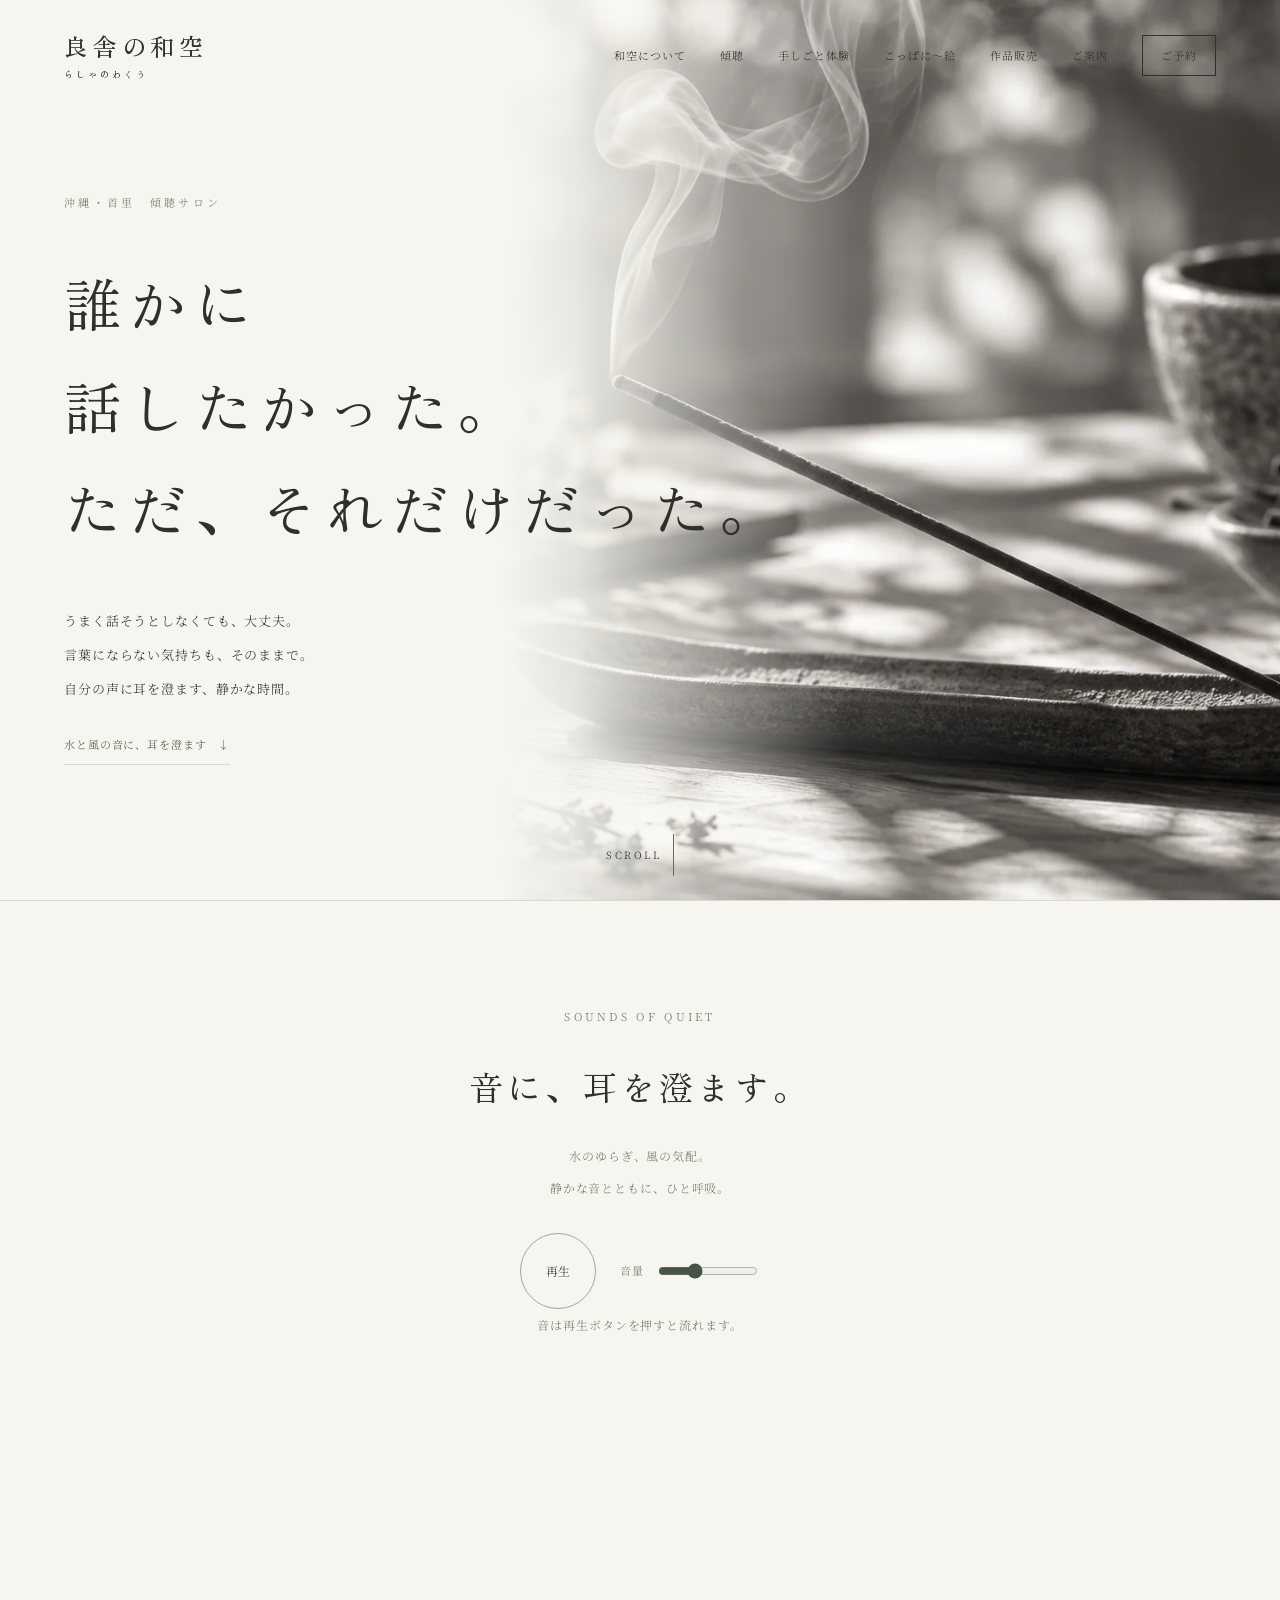
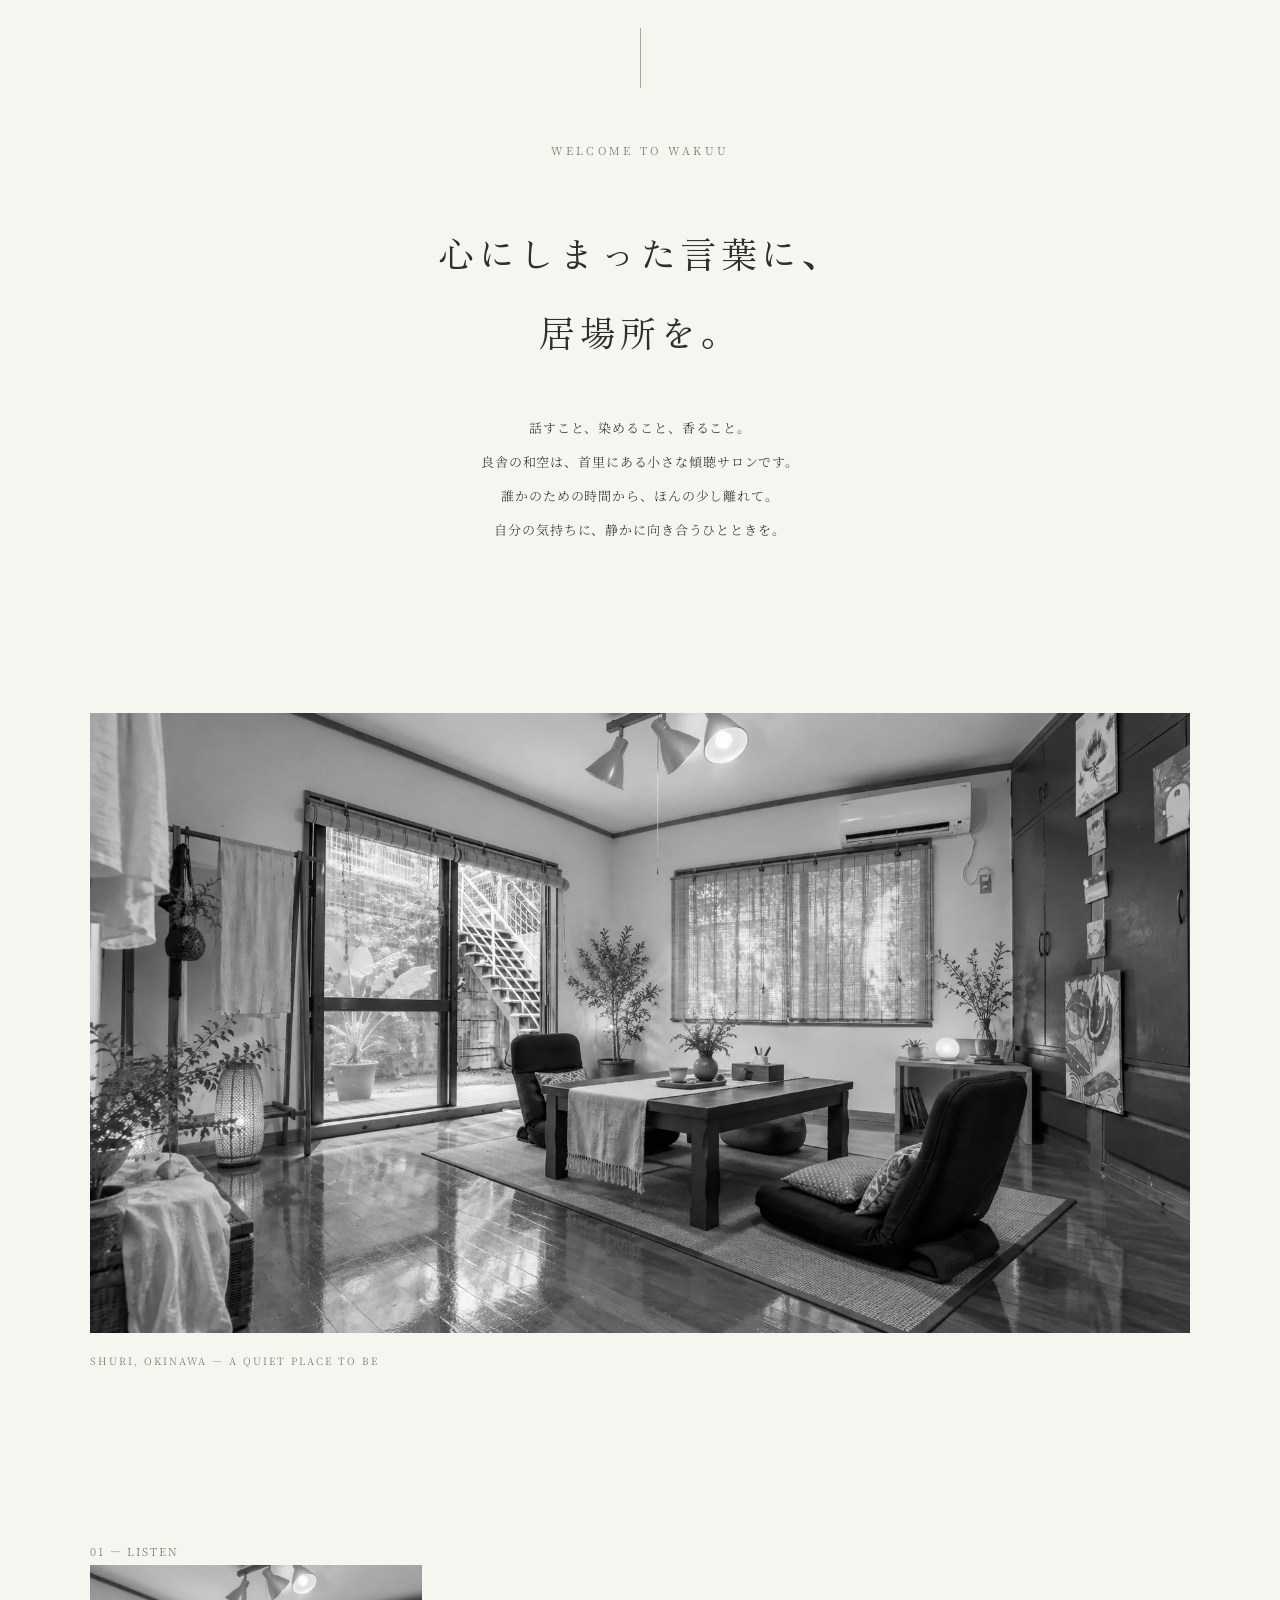
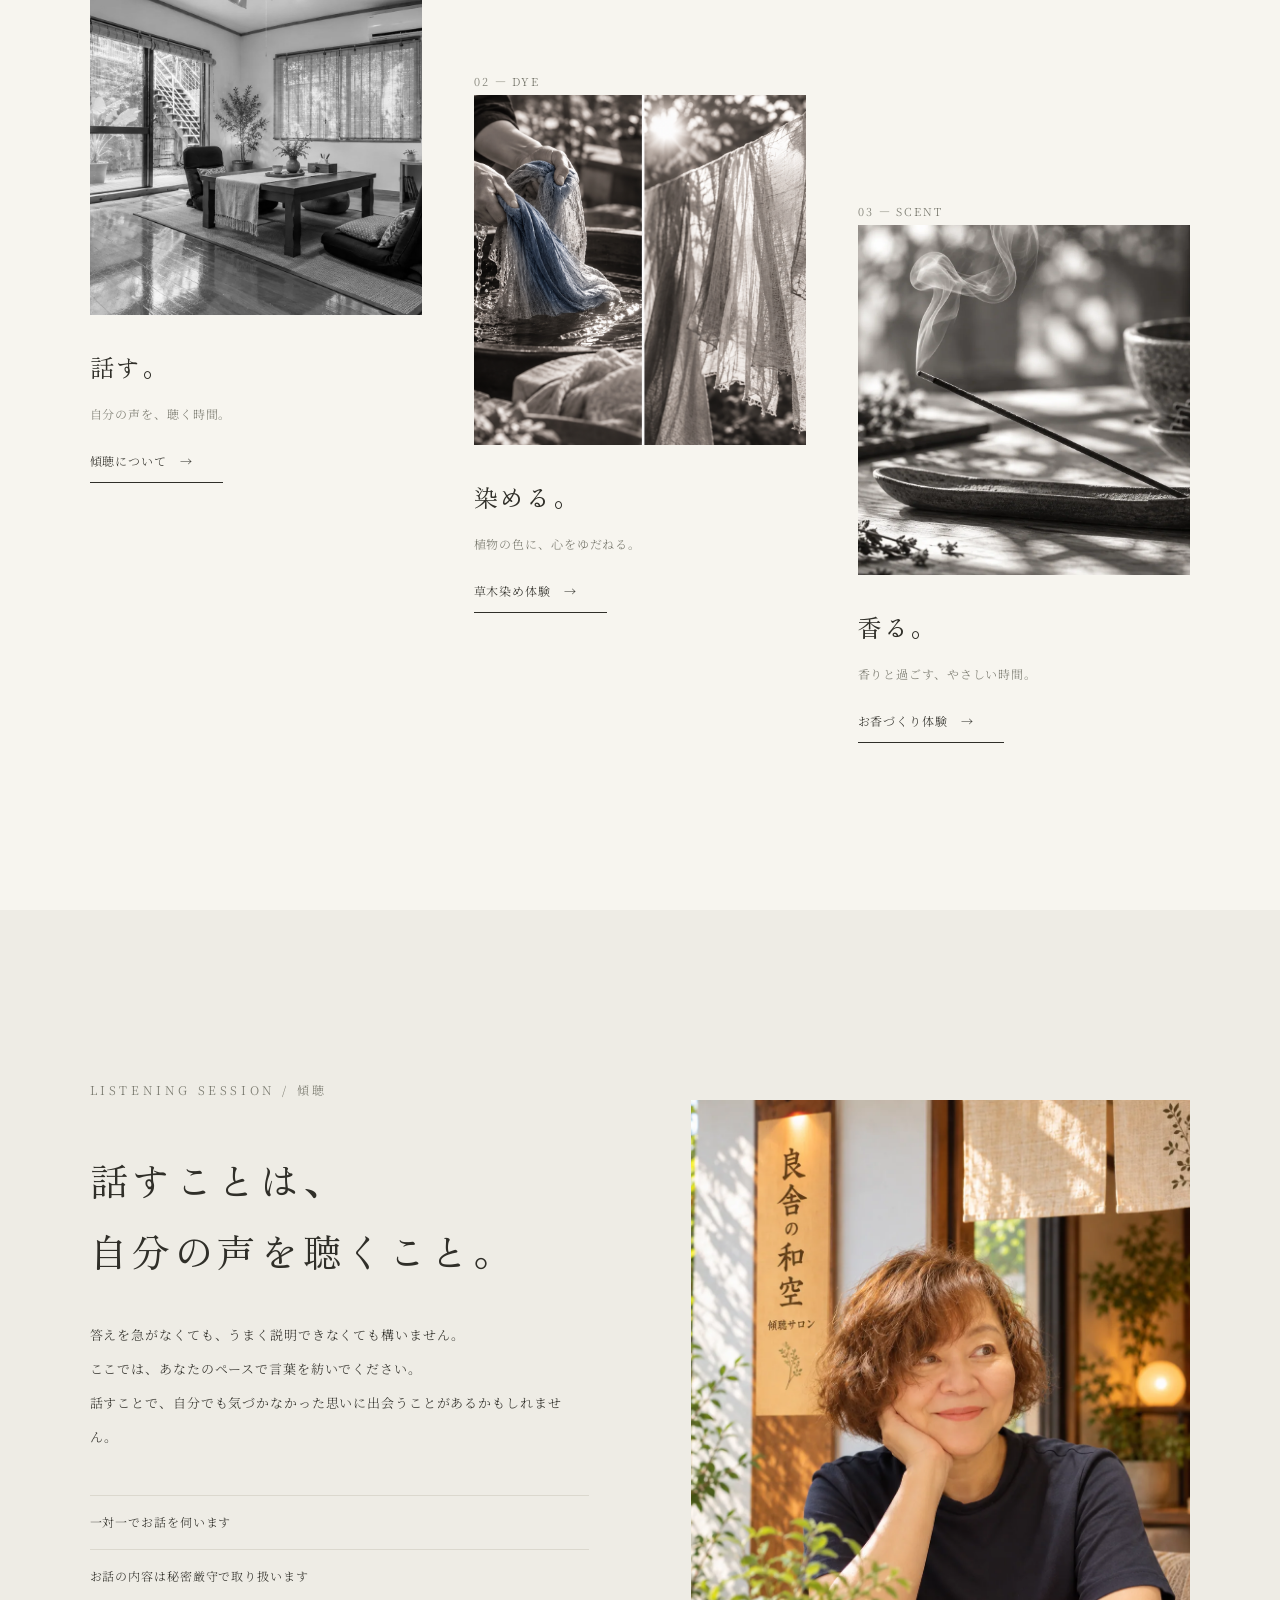
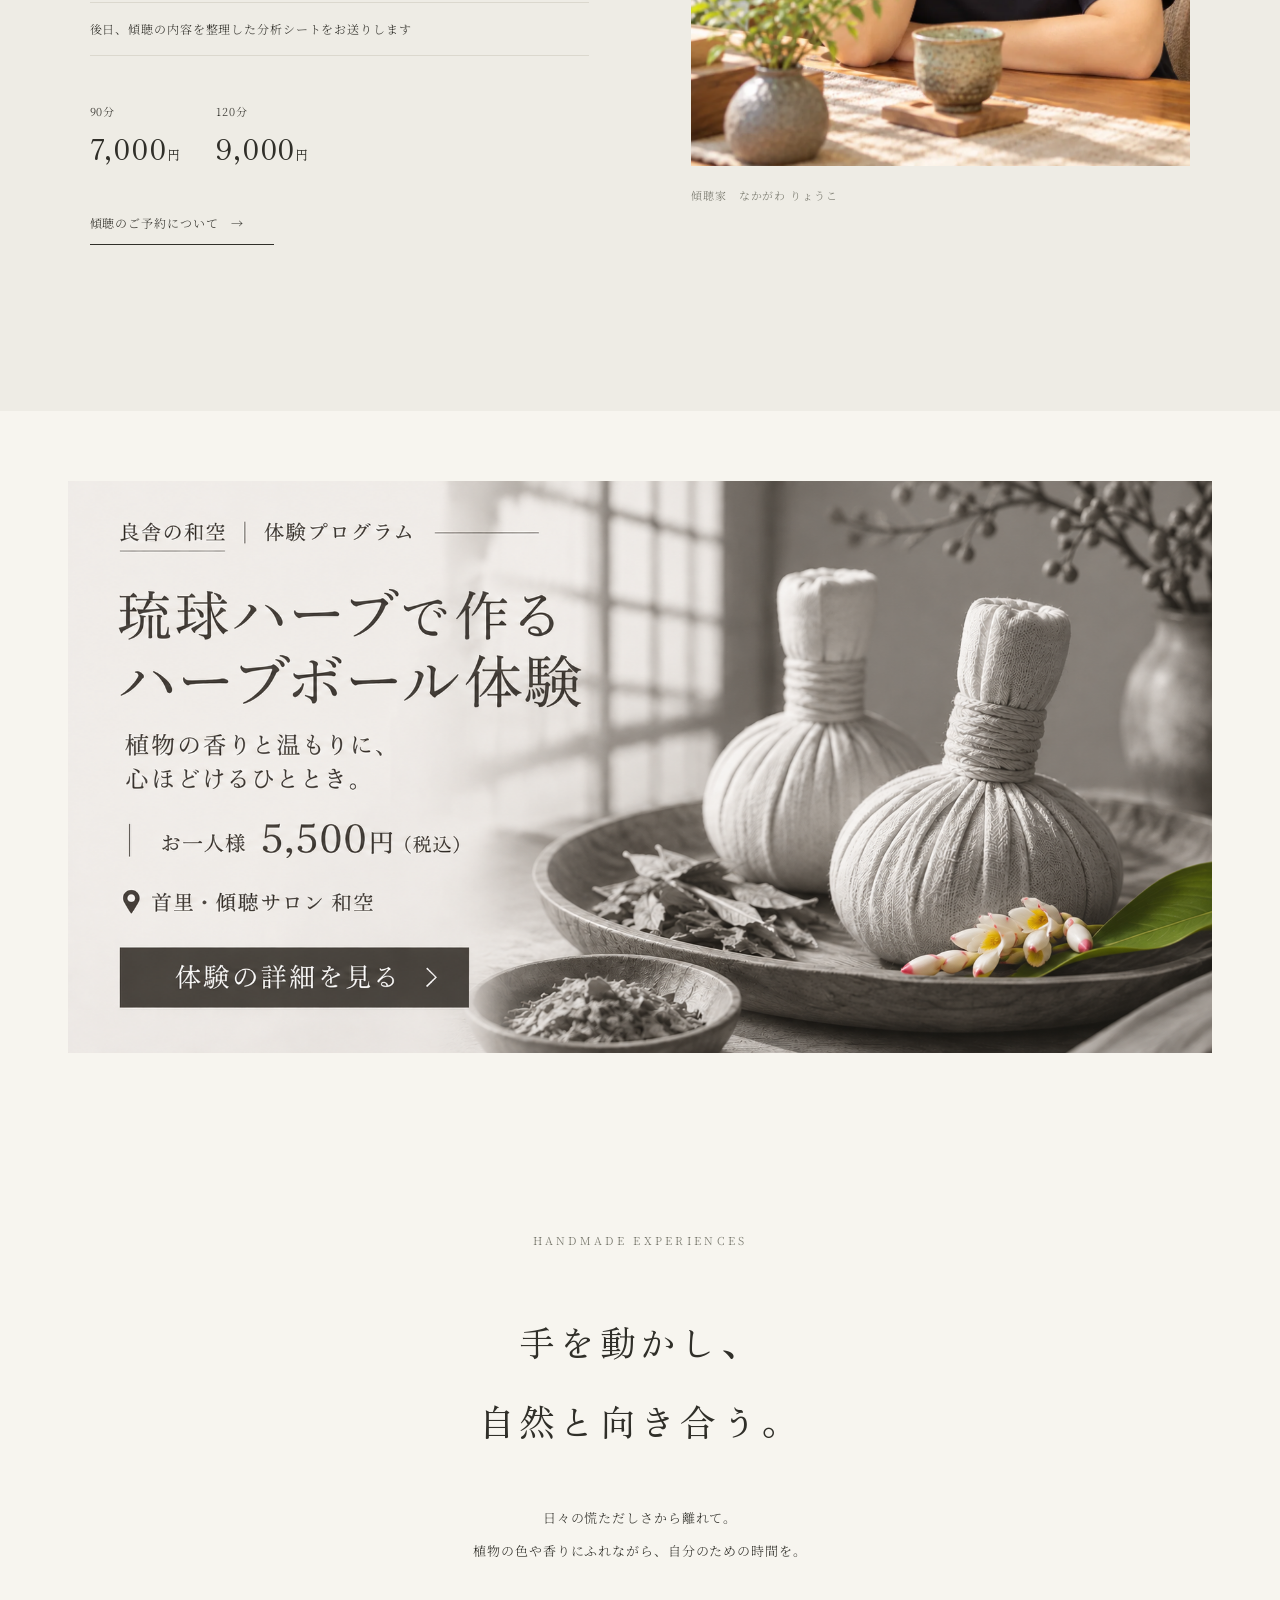
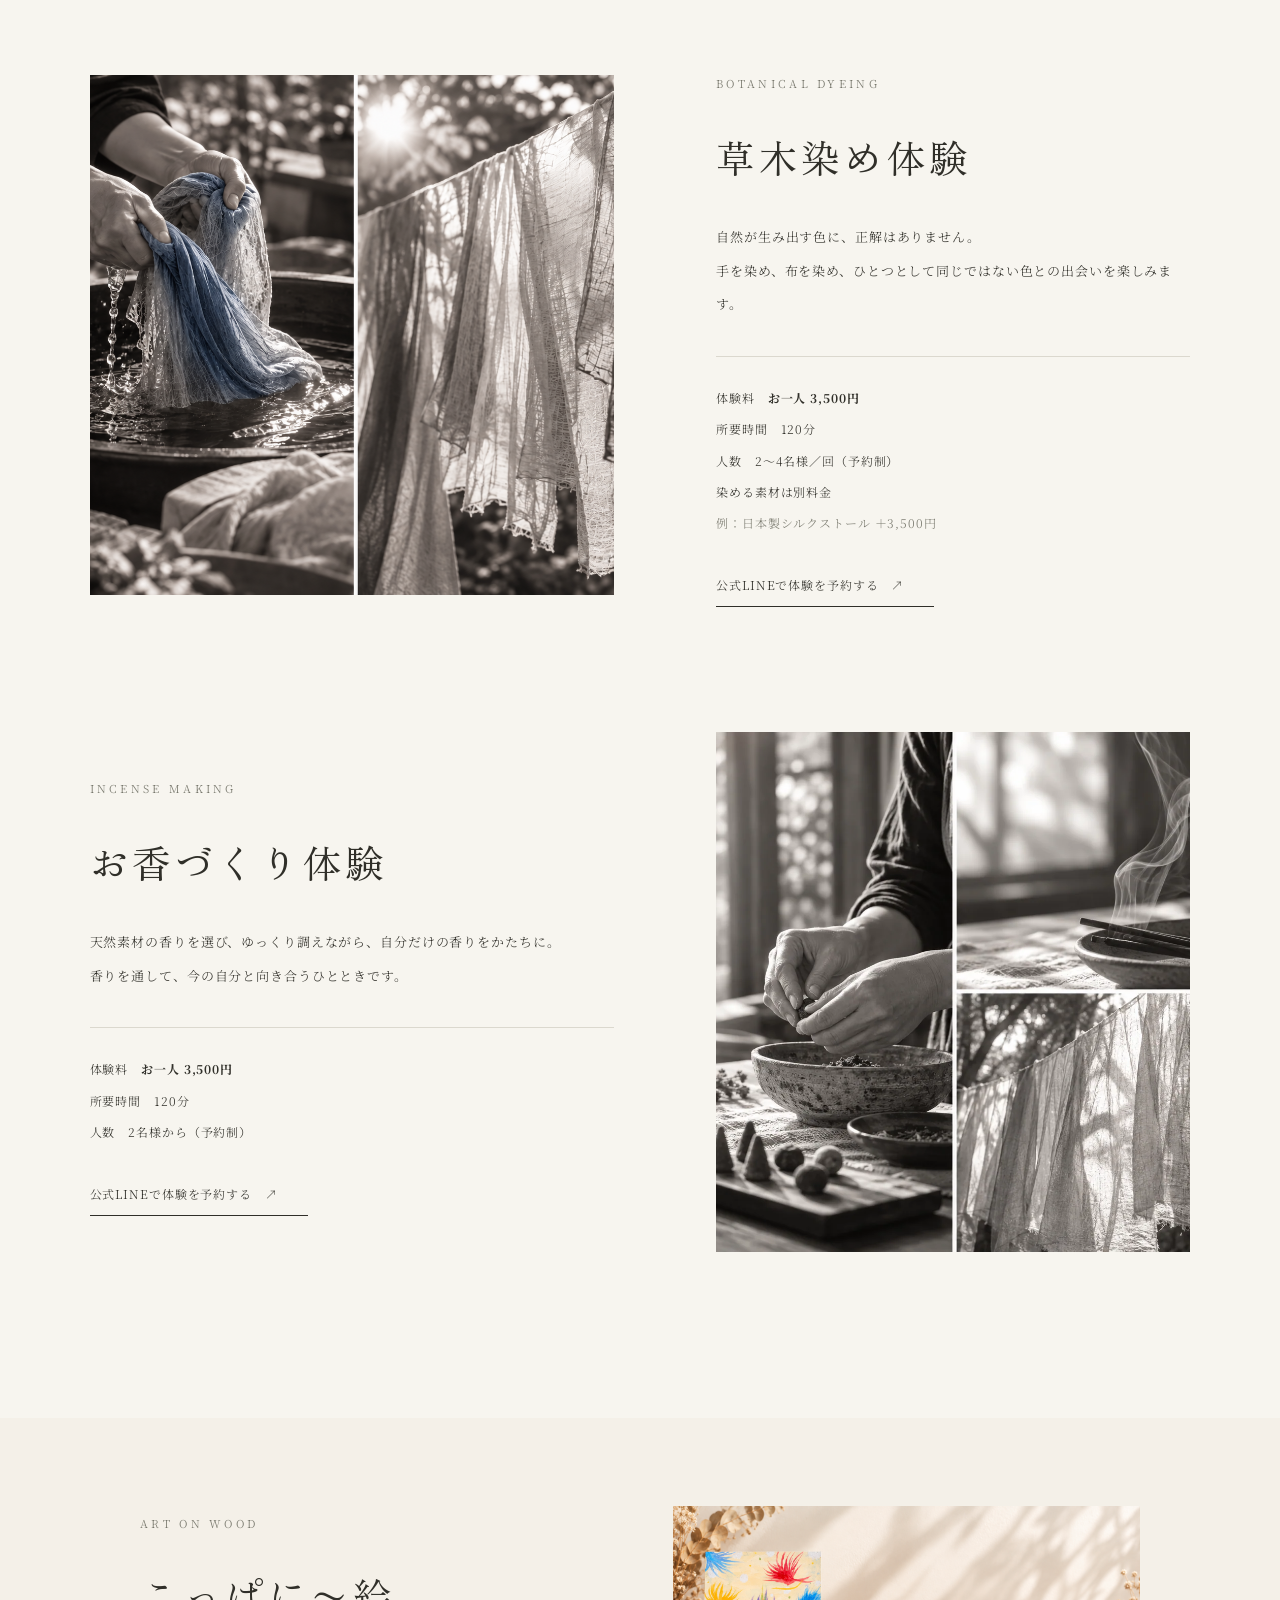
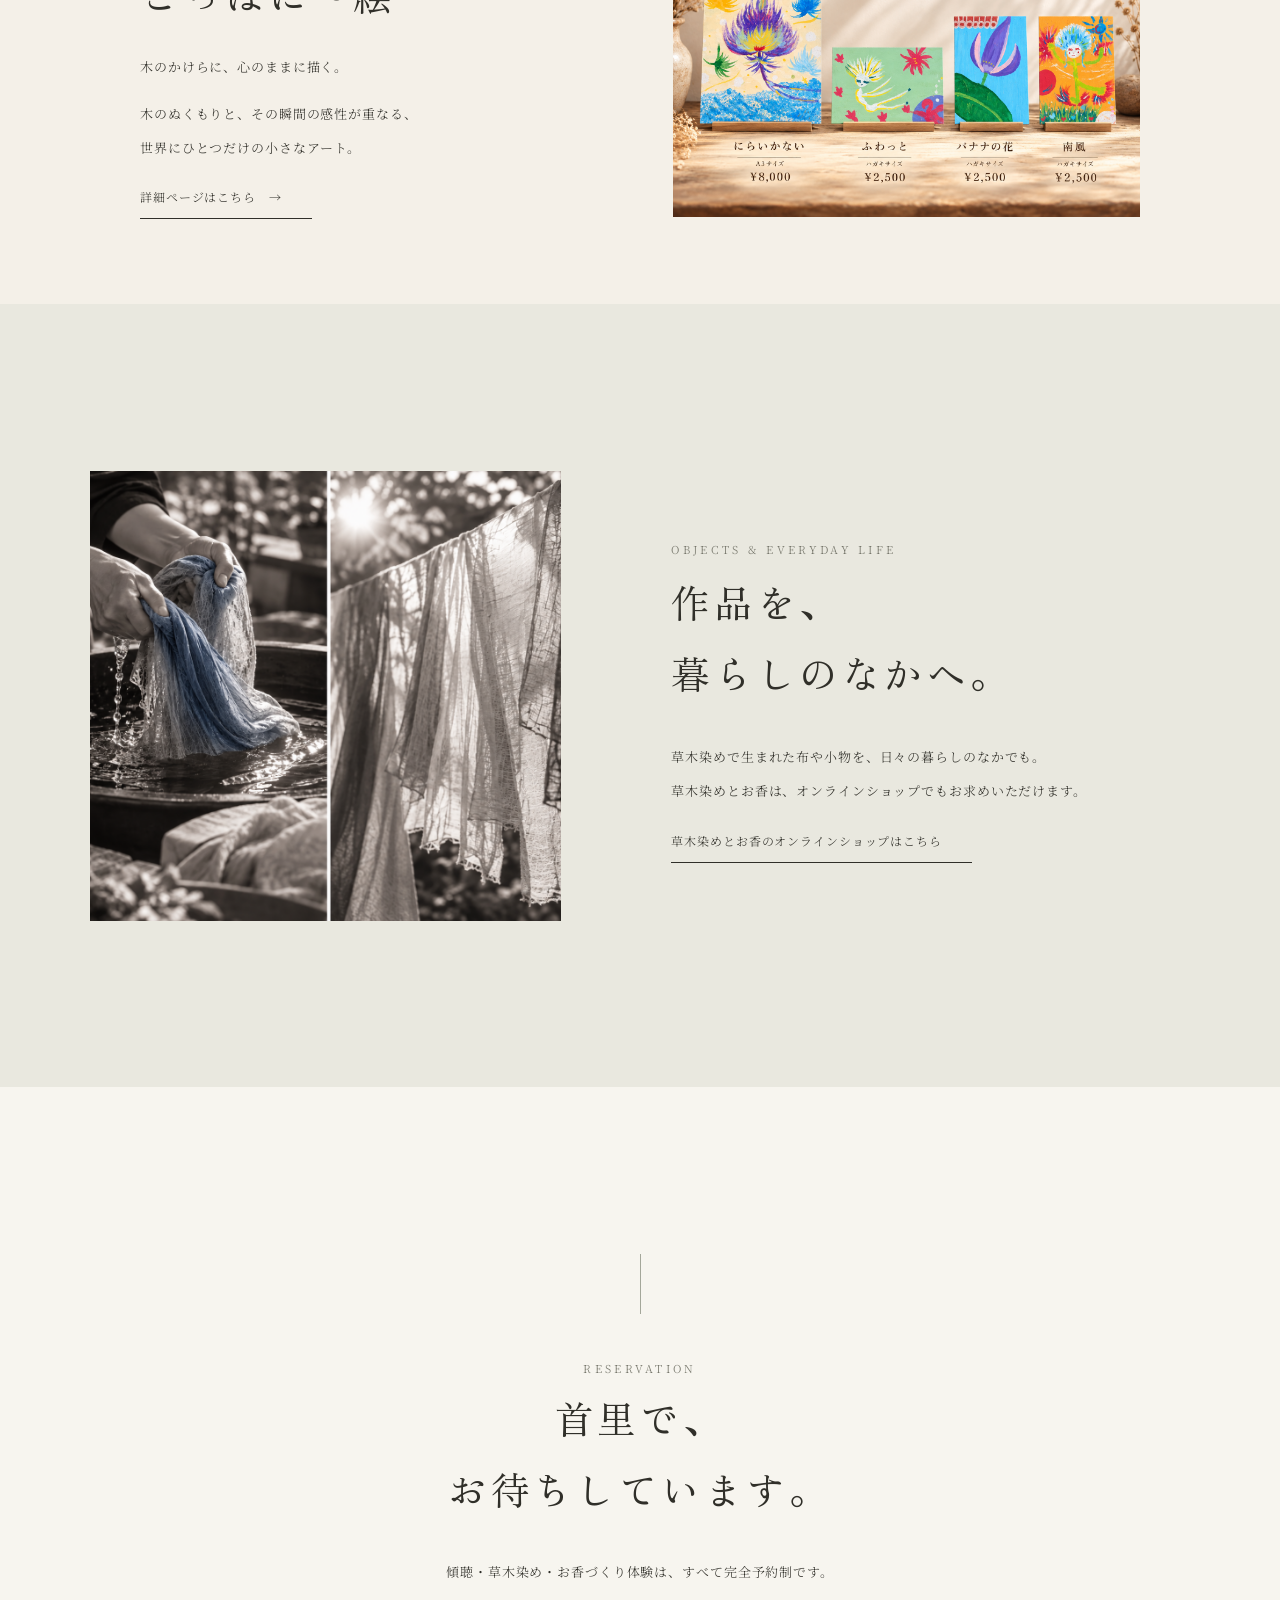
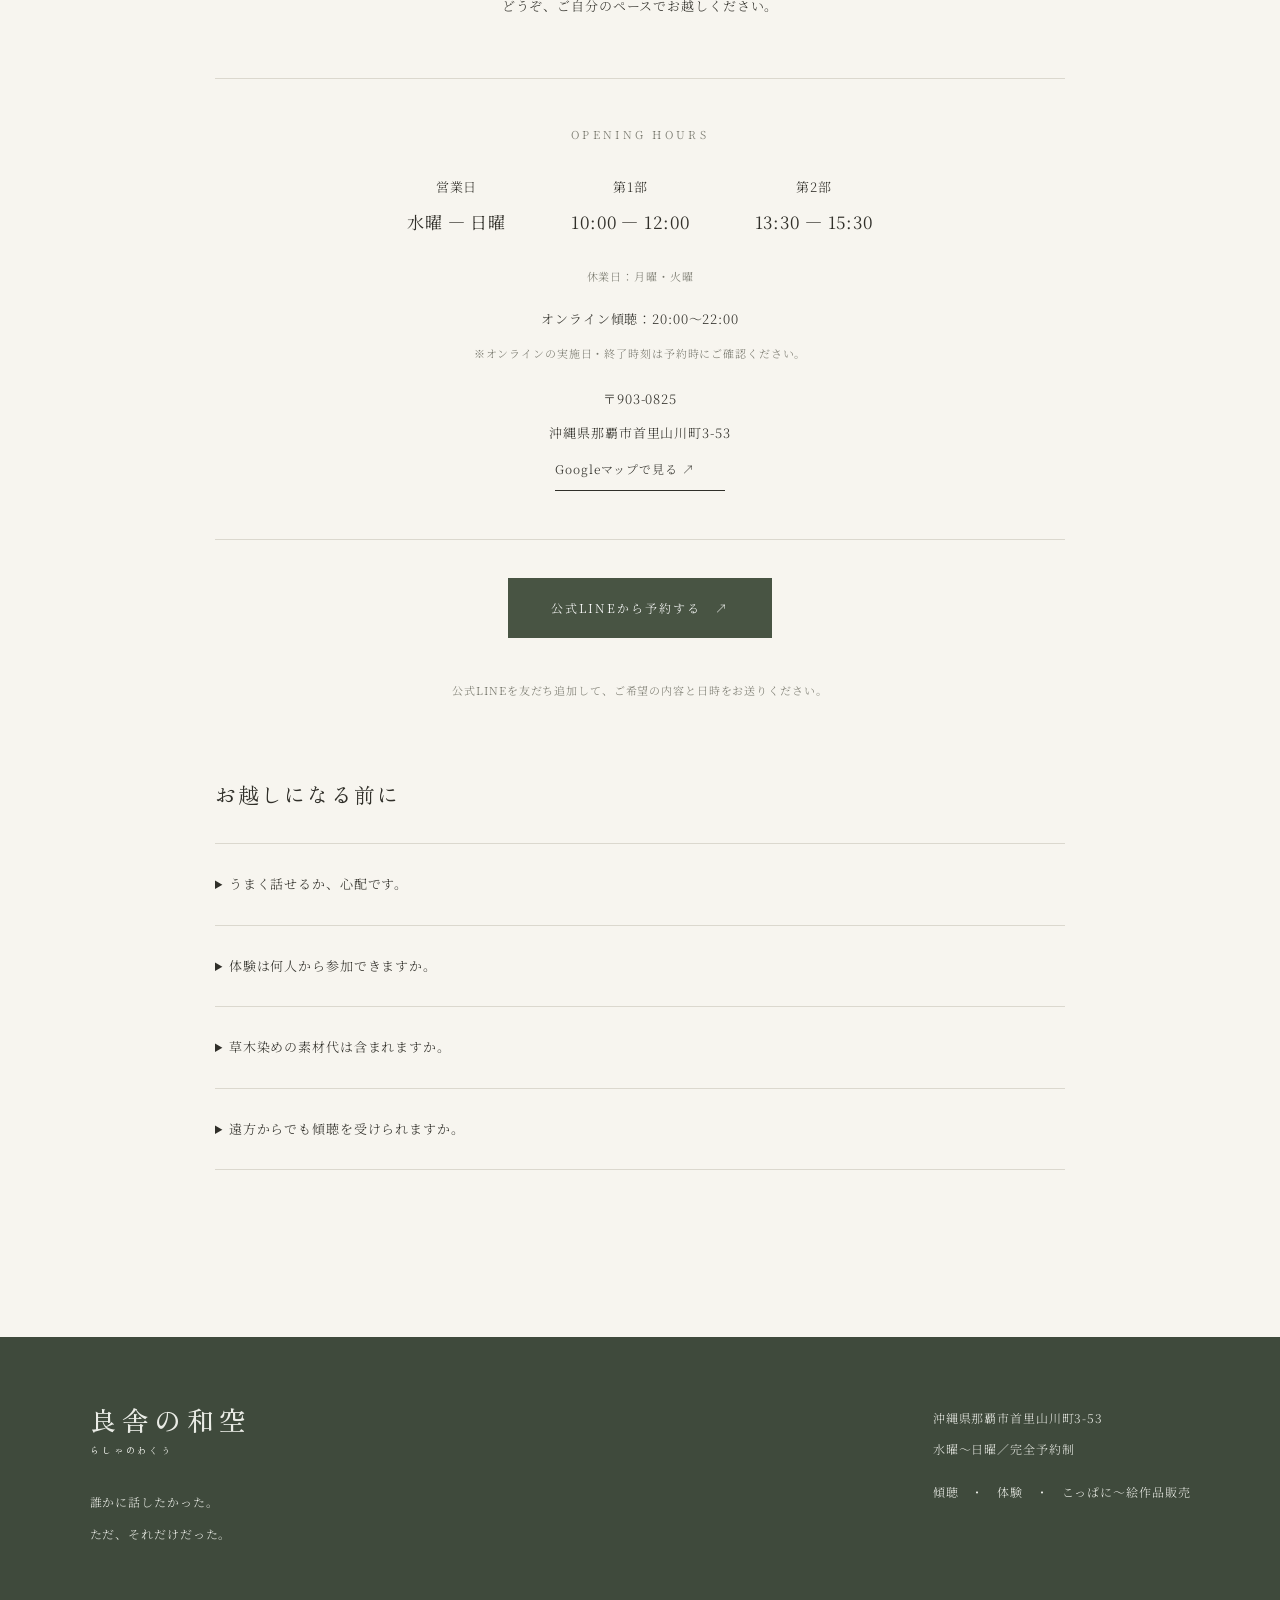
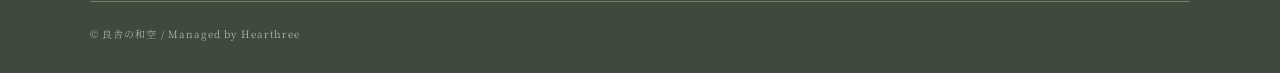
<file: index.html>
<!doctype html>
<html lang="ja">
<head>
<!-- Google tag (gtag.js) -->
<script async src="https://www.googletagmanager.com/gtag/js?id=G-BBJ1KXH71V"></script>
<script>
  window.dataLayer = window.dataLayer || [];
  function gtag(){dataLayer.push(arguments);}
  gtag('js', new Date());

  gtag('config', 'G-BBJ1KXH71V');
</script>
<link rel="canonical" href="https://r-wakuu.com/">
<meta property="og:url" content="https://r-wakuu.com/"><meta property="og:image" content="https://r-wakuu.com/assets/entrance.webp"><meta property="og:site_name" content="良舎の和空"><meta name="twitter:card" content="summary_large_image">
<script type="application/ld+json">{"@context": "https://schema.org", "@type": "LocalBusiness", "@id": "https://r-wakuu.com/#business", "name": "良舎の和空", "alternateName": "らしゃのわくう", "description": "沖縄・首里の傾聴サロン。1対1の傾聴、草木染め・お香づくり体験、こっぱに〜絵の作品販売。完全予約制。オンライン傾聴にも対応。", "url": "https://r-wakuu.com/", "image": ["https://r-wakuu.com/assets/entrance.webp", "https://r-wakuu.com/assets/room.webp"], "logo": "https://r-wakuu.com/assets/favicon.svg", "address": {"@type": "PostalAddress", "postalCode": "903-0825", "addressRegion": "沖縄県", "addressLocality": "那覇市", "streetAddress": "首里山川町3-53", "addressCountry": "JP"}, "geo": {"@type": "GeoCoordinates", "latitude": 26.2200061, "longitude": 127.7093438}, "hasMap": "https://www.google.com/maps/search/?api=1&query=%E8%89%AF%E8%88%8E%E3%81%AE%E5%92%8C%E7%A9%BA&query_place_id=ChIJ-UVr4dP7bSURS9Lj0UjdL7U", "openingHoursSpecification": [{"@type": "OpeningHoursSpecification", "dayOfWeek": ["Wednesday", "Thursday", "Friday", "Saturday", "Sunday"], "opens": "10:00", "closes": "12:00"}, {"@type": "OpeningHoursSpecification", "dayOfWeek": ["Wednesday", "Thursday", "Friday", "Saturday", "Sunday"], "opens": "13:30", "closes": "15:30"}], "sameAs": ["https://lin.ee/jNlSOVX"], "areaServed": ["那覇市", "沖縄県"], "knowsAbout": ["傾聴", "草木染め", "お香づくり", "ペットロス"]}</script>


<meta charset="UTF-8"><meta name="viewport" content="width=device-width,initial-scale=1"><meta name="theme-color" content="#f7f5ef">
<title>良舎の和空｜沖縄・首里の傾聴サロン</title>
<meta property="og:type" content="website"><meta property="og:locale" content="ja_JP"><meta property="og:title" content="良舎の和空｜沖縄・首里の傾聴サロン"><meta property="og:description" content="話すこと、染めること、香ること。自分の声に耳を澄ます、静かな時間。"><link rel="icon" type="image/svg+xml" href="assets/favicon.svg">
<meta name="description" content="誰かに話したかった。ただ、それだけだった。沖縄・首里の傾聴サロン 良舎の和空。1対1の傾聴、草木染め、お香づくり体験を完全予約制でご案内します。">
<link rel="preconnect" href="https://fonts.googleapis.com"><link rel="preconnect" href="https://fonts.gstatic.com" crossorigin>
<link href="https://fonts.googleapis.com/css2?family=Noto+Serif+JP:wght@300;400;500;600&family=Zen+Old+Mincho:wght@400;500&display=swap" rel="stylesheet">
<style>
:root{--paper:#f7f5ef;--ink:#302f29;--mute:#78786d;--line:#dbd8ce;--moss:#485443}*{box-sizing:border-box}html{scroll-behavior:smooth}body{margin:0;background:var(--paper);color:var(--ink);font-family:'Noto Serif JP',serif;font-weight:300;line-height:2.35;letter-spacing:.055em}img{width:100%;display:block;object-fit:cover}a{color:inherit;text-decoration:none}button{font:inherit}header{position:absolute;z-index:10;top:0;left:0;width:100%;display:flex;align-items:center;justify-content:space-between;padding:30px clamp(22px,5vw,90px)}.brand{font-family:'Zen Old Mincho',serif;font-size:24px;line-height:1.3;letter-spacing:.2em;font-weight:500}.brand small{display:block;font-size:9px;font-weight:400;letter-spacing:.33em;margin-top:8px}nav{display:flex;align-items:center;gap:clamp(16px,2.7vw,44px);font-size:11px}nav a{transition:opacity .2s}nav a:hover{opacity:.55}.nav-book{border:1px solid var(--ink);padding:7px 18px}.hero{position:relative;min-height:100svh;display:flex;align-items:center;overflow:hidden}.hero-photo{position:absolute;inset:0 0 0 39%;background:url('assets/incense.webp') center/cover}.hero-photo:before{content:'';position:absolute;inset:0;background:linear-gradient(90deg,var(--paper) 0%,rgba(247,245,239,.9) 10%,rgba(247,245,239,.12) 45%,transparent 75%)}.hero-inner{position:relative;width:min(1180px,90%);margin:auto;padding:125px 0 70px}.eyebrow{font-size:11px;letter-spacing:.3em;color:var(--mute)}h1,h2,h3,p{margin-top:0}h1{font-family:'Zen Old Mincho',serif;font-weight:400;font-size:clamp(33px,4.5vw,64px);letter-spacing:.13em;line-height:1.78;margin:35px 0 45px}h2{font-family:'Zen Old Mincho',serif;font-weight:400;font-size:clamp(25px,3vw,43px);letter-spacing:.12em;line-height:1.85}h3{font-family:'Zen Old Mincho',serif;font-size:24px;font-weight:400;letter-spacing:.1em}p{font-size:13px;line-height:2.6}.hero-copy{font-size:13px;line-height:2.65}.scroll{position:absolute;bottom:24px;left:50%;font-size:10px;letter-spacing:.25em;transform:translateX(-50%);display:flex;gap:12px;align-items:center}.scroll:after{content:'';height:42px;width:1px;background:#696b5d}.section{padding:clamp(90px,13vw,220px) clamp(24px,7vw,120px)}.intro{text-align:center}.intro .lead{font-family:'Zen Old Mincho',serif;font-size:clamp(22px,3vw,36px);line-height:2.2;margin:45px auto 40px}.intro p{max-width:600px;margin:auto}.small-line{display:block;height:60px;width:1px;background:#a4a79a;margin:0 auto 42px}.visual-gap{padding:0 clamp(24px,7vw,120px)}.full-photo{height:min(64vw,620px);object-position:center 60%}.caption{display:block;margin-top:16px;font-size:10px;color:var(--mute);letter-spacing:.2em}.triad{max-width:1190px;margin:auto;display:grid;grid-template-columns:repeat(3,1fr);gap:clamp(18px,4vw,68px)}.triad-item{position:relative}.triad-item:nth-child(2){margin-top:130px}.triad-item:nth-child(3){margin-top:260px}.triad-item img{height:350px}.triad-item h3{margin:24px 0 3px}.triad-item p{font-size:12px;color:var(--mute)}.number{font-size:11px;color:var(--mute);letter-spacing:.18em}.listening{background:#eeece5}.split{max-width:1280px;margin:auto;display:grid;grid-template-columns:1fr 1fr;gap:clamp(40px,8vw,140px);align-items:center}.split .copy{max-width:520px}.owner-photo{aspect-ratio:3/4;object-position:center}.quiet-label{font-size:12px;letter-spacing:.3em;color:var(--mute);margin-bottom:40px}.assurances{border-top:1px solid var(--line);margin:42px 0 34px}.assurances div{padding:12px 0;border-bottom:1px solid var(--line);font-size:12px}.fee{display:flex;gap:35px;flex-wrap:wrap;margin:35px 0}.fee strong{display:block;font-family:'Zen Old Mincho',serif;font-size:28px;font-weight:400;line-height:1.4}.fee span{font-size:11px}.text-link{display:inline-block;border-bottom:1px solid var(--ink);padding:7px 30px 9px 0;font-size:12px;transition:opacity .2s}.text-link:hover{opacity:.6}.workshops .entry{max-width:1200px;margin:0 auto 125px;display:grid;grid-template-columns:1.05fr .95fr;gap:clamp(35px,8vw,125px);align-items:center}.workshops .entry:last-child{margin-bottom:0}.workshops .entry.reverse .photo{order:2}.workshops .entry .photo{height:520px}.workshops .entry h2{margin:20px 0 28px}.detail{margin-top:35px;border-top:1px solid var(--line);padding-top:25px}.detail p{margin:0;font-size:12px}.subtle{font-size:11px;color:var(--mute)}.shop{background:#e9e8df}.shop-inner{max-width:1200px;margin:auto;display:grid;grid-template-columns:1fr 1.1fr;gap:110px;align-items:center}.shop img{height:450px}.shop-copy{max-width:440px}.booking{text-align:center}.booking .booking-card{max-width:850px;margin:55px auto 0;border-top:1px solid var(--line);border-bottom:1px solid var(--line);padding:35px}.times{display:flex;justify-content:center;gap:65px;flex-wrap:wrap;margin:20px 0}.times div{font-size:13px}.times b{font-size:17px;font-weight:400}.button{display:inline-block;background:var(--moss);color:white;padding:15px 42px;font-size:12px;letter-spacing:.17em;border:1px solid var(--moss);cursor:pointer;transition:all .2s}.button:hover{background:transparent;color:var(--moss)}.button.secondary{background:transparent;color:var(--moss)}.button.secondary:hover{background:var(--moss);color:white}.button[disabled]{opacity:.5;cursor:not-allowed}.buttons{display:flex;justify-content:center;gap:16px;flex-wrap:wrap;margin:38px auto}.note{font-size:11px;color:var(--mute)}footer{background:#3f4a3c;color:#eaece6;padding:65px clamp(24px,7vw,120px) 28px}.footer-grid{max-width:1240px;margin:auto;display:flex;justify-content:space-between;gap:40px;align-items:flex-start}footer p{font-size:12px}footer .brand{font-size:27px}footer .copyright{max-width:1240px;margin:40px auto 0;border-top:1px solid #73806c;padding-top:20px;font-size:10px;color:#bcbfb2}.fade{opacity:0;transform:translateY(23px);transition:opacity .9s ease,transform .9s ease}.fade.visible{opacity:1;transform:none}.mobile-menu{display:none}.plain-link{background:none;border:0;cursor:pointer}#notice{position:fixed;z-index:30;bottom:22px;left:50%;transform:translateX(-50%) translateY(40px);opacity:0;pointer-events:none;background:#313c2c;color:white;padding:14px 24px;max-width:90%;font-size:12px;transition:.25s;box-shadow:0 6px 30px #0002}#notice.show{opacity:1;transform:translateX(-50%) translateY(0)}
@media(max-width:800px){header{padding:20px 22px}.brand{font-size:20px}nav{display:none;position:absolute;top:80px;left:15px;right:15px;background:var(--paper);padding:28px;box-shadow:0 10px 30px #0001;flex-direction:column;align-items:start;font-size:13px}nav.open{display:flex}.mobile-menu{display:block;background:none;border:0;font-size:25px}.hero{min-height:790px;min-height:100svh}.hero-photo{inset:0;background-position:60% center}.hero-photo:before{background:linear-gradient(90deg,rgba(247,245,239,.93),rgba(247,245,239,.65) 55%,rgba(247,245,239,.12))}.hero-inner{width:87%;padding-top:100px}h1{font-size:clamp(30px,7.5vw,50px)}.hero-copy{font-size:12px}.triad{grid-template-columns:1fr;max-width:450px;gap:80px}.triad-item:nth-child(n){margin-top:0}.triad-item img{height:300px}.split,.shop-inner,.workshops .entry{grid-template-columns:1fr;gap:40px}.split .copy{max-width:none}.listening .split .owner-photo{max-height:520px}.workshops .entry.reverse .photo{order:0}.workshops .entry .photo{height:360px}.workshops .entry{margin-bottom:95px}.shop-inner{gap:35px}.shop img{height:300px}.footer-grid{display:block}.times{gap:22px}.intro .lead{font-size:24px}.full-photo{height:340px}.booking .booking-card{padding:30px 10px}}
@media(prefers-reduced-motion:reduce){html{scroll-behavior:auto}.fade{opacity:1;transform:none;transition:none}}

img[src="assets/room.webp"]{filter:grayscale(1)}
.soundscape{padding:95px 24px 110px;text-align:center;border-top:1px solid var(--line)}
.soundscape h2{margin:22px 0;font-size:clamp(24px,3vw,34px)}
.soundscape p{color:var(--mute);font-size:12px}
.sound-controls{display:flex;align-items:center;justify-content:center;gap:24px;flex-wrap:wrap;margin-top:30px}
.sound-toggle{border:1px solid #a4a79a;border-radius:50%;background:transparent;color:var(--ink);width:76px;height:76px;cursor:pointer;font-size:12px}
.sound-toggle:hover{background:#eeece5}.sound-toggle:focus-visible,input[type=range]:focus-visible{outline:2px solid var(--moss);outline-offset:5px}
.sound-volume{display:flex;align-items:center;gap:12px;color:var(--mute);font-size:11px}
.sound-volume input{width:100px;accent-color:var(--moss)}
@media(prefers-reduced-motion:reduce){html{scroll-behavior:auto}.fade{opacity:1;transform:none;transition:none}}

/* Final layout and keyboard access */
body{overflow-wrap:anywhere}main,section,article{min-width:0}section[id],div[id]{scroll-margin-top:30px}
a:focus-visible,button:focus-visible,summary:focus-visible{outline:2px solid var(--moss);outline-offset:6px}
.skip-link{position:fixed;top:-100px;left:20px;z-index:100;background:var(--paper);padding:10px 20px}.skip-link:focus{top:12px}
.hero-sound{display:inline-block;margin-top:12px;font-size:11px;color:var(--moss);border-bottom:1px solid var(--line);padding-bottom:6px}
.fade{opacity:1;transform:none}.js-motion .fade{opacity:0;transform:translateY(23px)}.js-motion .fade.visible{opacity:1;transform:none}
.sound-toggle{min-width:76px;flex-shrink:0}.sound-volume input{min-height:44px}
.text-link{text-align:left;line-height:2}.mobile-menu{min-width:44px;min-height:44px}
.faq{max-width:850px;margin:65px auto 0;text-align:left}.faq h3{font-size:21px;margin-bottom:24px}.faq details{border-top:1px solid var(--line);padding:20px 0}.faq details:last-child{border-bottom:1px solid var(--line)}.faq summary{cursor:pointer;font-size:13px;padding:5px 0}.faq details p{font-size:12px;margin:16px 0 0;color:var(--mute)}
@media(max-width:800px){.hero-inner{padding-bottom:100px}.hero-copy{font-size:13px}.shop-copy{max-width:none}.shop-inner{gap:35px}.soundscape{padding:75px 24px}.section{padding-top:90px;padding-bottom:90px}.hero-sound{font-size:10px}nav a{display:block;min-height:36px}.text-link{max-width:100%}}
@media(max-width:360px){h1{font-size:28px;letter-spacing:.07em}.hero-copy{font-size:12px}.fee{gap:24px}}
@media(prefers-reduced-motion:reduce){.js-motion .fade{opacity:1;transform:none;transition:none}}

.koppa-art{background:#f4f0e8}.koppa-heading{text-align:center;max-width:800px;margin:0 auto 65px}.koppa-heading h2{margin:22px 0 18px}.koppa-lead{font-size:clamp(17px,2.1vw,24px);font-family:'Zen Old Mincho',serif;line-height:2}
.koppa-gallery{max-width:1200px;margin:0 auto 85px}.koppa-gallery img{height:auto;object-fit:contain}.koppa-gallery figcaption{font-size:11px;color:var(--mute);text-align:right;margin-top:14px}
.koppa-story{max-width:630px;margin:0 auto}.koppa-story p{margin-bottom:28px;line-height:2.7}.koppa-story .koppa-closing{margin-top:45px}.koppa-closing strong{font-weight:500}
.koppa-works{max-width:780px;margin:75px auto 0}.koppa-works h3{font-size:22px}.koppa-works table{width:100%;border-collapse:collapse;font-size:13px;margin:25px 0}.koppa-works th,.koppa-works td{border-bottom:1px solid var(--line);padding:16px 12px;text-align:left;font-weight:400}.koppa-works thead th{font-size:11px;color:var(--mute)}.koppa-works td:last-child{text-align:right;white-space:nowrap}
.sr-only{position:absolute;width:1px;height:1px;padding:0;margin:-1px;overflow:hidden;clip-path:inset(50%);white-space:nowrap;border:0}
@media(min-width:801px) and (max-width:1150px){header{padding:24px}header .brand{font-size:20px}nav{gap:13px;font-size:10px}.nav-book{padding:7px 12px}}
@media(max-width:800px){.koppa-heading{margin-bottom:40px}.koppa-gallery{margin-bottom:50px}.koppa-gallery figcaption{text-align:left}.koppa-story p{font-size:13px}.koppa-works{margin-top:50px}.koppa-works th,.koppa-works td{font-size:12px;padding:14px 6px}.koppa-works .text-link{font-size:11px}}

.koppa-preview{background:#f4f0e8;padding-top:85px;padding-bottom:85px}.koppa-preview-inner{max-width:1000px;margin:auto;display:grid;grid-template-columns:1fr 1fr;gap:65px;align-items:center}.koppa-preview h2{margin:18px 0 20px}.koppa-preview img{height:auto}.koppa-preview p{font-size:13px}.koppa-detail-header{position:relative}.koppa-detail-header .brand{font-size:22px}.koppa-back{font-size:12px;border-bottom:1px solid var(--line);padding:6px 0}.koppa-detail-main .koppa-art{padding-top:65px}.koppa-detail-main .koppa-gallery{max-width:900px}.koppa-detail-main .koppa-heading{margin-bottom:45px}
@media(max-width:800px){.koppa-preview-inner{grid-template-columns:1fr;gap:30px}.koppa-preview{padding-top:65px;padding-bottom:65px}.koppa-preview-inner>a{max-width:420px}.koppa-detail-header{gap:20px}.koppa-detail-header .brand{font-size:19px}.koppa-back{font-size:11px}.koppa-detail-main .koppa-art{padding-top:45px}}

/* 琉球ハーブ体験のバナーにのみ適用 */
.herbball-banner{max-width:1200px;margin:70px auto 0;padding:0 28px}.herbball-banner-link{display:block}.herbball-banner img{width:100%;height:auto;object-fit:contain}.herbball-banner-link:focus-visible{outline:2px solid var(--moss);outline-offset:8px}.herbball-banner-caption{display:none}@media(max-width:600px){.herbball-banner{margin-top:40px;padding:0 24px}.herbball-banner-caption{display:block;font-size:16px;line-height:1.9;padding-top:18px}.herbball-banner-caption>span{font-size:14px}.herbball-banner-more{display:inline-block;margin-top:12px;border-bottom:1px solid var(--ink);padding-bottom:4px}}
</style>
</head>
<body>
<a class="skip-link" href="#top">本文へ移動</a>
<header><a href="#top" class="brand" aria-label="良舎の和空 ホーム">良舎の和空<small>らしゃのわくう</small></a><button class="mobile-menu" aria-label="メニューを開く" aria-expanded="false" aria-controls="nav" onclick="toggleMenu(this)">☰</button><nav id="nav" aria-label="メインメニュー"><a href="#about">和空について</a><a href="#listen">傾聴</a><a href="#experiences">手しごと体験</a><a href="#koppa-art">こっぱに〜絵</a><a href="#shop">作品販売</a><a href="#information">ご案内</a><a class="nav-book" href="#reservation">ご予約</a></nav></header>
<main id="top">
<section class="hero"><div class="hero-photo" role="img" aria-label="静かに立ちのぼるお香の煙"></div><div class="hero-inner"><div class="eyebrow">沖縄・首里　傾聴サロン</div><h1>誰かに<br>話したかった。<br>ただ、それだけだった。</h1><p class="hero-copy">うまく話そうとしなくても、大丈夫。<br>言葉にならない気持ちも、そのままで。<br>自分の声に耳を澄ます、静かな時間。</p><a class="hero-sound" href="#soundscape">水と風の音に、耳を澄ます　↓</a></div><div class="scroll">SCROLL</div></section>
<section id="soundscape" class="soundscape" aria-labelledby="sound-title"><span class="eyebrow">SOUNDS OF QUIET</span><h2 id="sound-title">音に、耳を澄ます。</h2><p>水のゆらぎ、風の気配。<br>静かな音とともに、ひと呼吸。</p><audio id="ambience" loop preload="none" src="assets/quiet-water.wav"></audio><div class="sound-controls"><button type="button" class="sound-toggle" id="sound-toggle" aria-pressed="false" aria-controls="ambience">再生</button><label class="sound-volume">音量<input id="sound-volume" type="range" min="0" max="100" value="35" aria-label="自然音の音量"></label></div><p id="sound-status" role="status" aria-live="polite" class="note">音は再生ボタンを押すと流れます。</p></section>
<section class="section intro fade" id="about"><span class="small-line"></span><span class="eyebrow">WELCOME TO WAKUU</span><h2 class="lead">心にしまった言葉に、<br>居場所を。</h2><p>話すこと、染めること、香ること。<br>良舎の和空は、首里にある小さな傾聴サロンです。<br>誰かのための時間から、ほんの少し離れて。<br>自分の気持ちに、静かに向き合うひとときを。</p></section>
<div class="visual-gap fade"><img class="full-photo" src="assets/room.webp" alt="木のテーブルと座椅子がある落ち着いた和の室内" loading="lazy"><span class="caption">SHURI, OKINAWA — A QUIET PLACE TO BE</span></div>
<section class="section"><div class="triad"><a class="triad-item fade" href="#listen"><div class="number">01 — LISTEN</div><img src="assets/room.webp" alt="心を落ち着ける空間" loading="lazy"><h3>話す。</h3><p>自分の声を、聴く時間。</p><span class="text-link">傾聴について　→</span></a><a class="triad-item fade" href="#experiences"><div class="number">02 — DYE</div><img src="assets/dye-selective.png" alt="布を染める手元と、自然光を透かす布。染めている布の一部に藍色" loading="lazy"><h3>染める。</h3><p>植物の色に、心をゆだねる。</p><span class="text-link">草木染め体験　→</span></a><a class="triad-item fade" href="#incense"><div class="number">03 — SCENT</div><img src="assets/incense.webp" alt="お香から立ちのぼる煙" loading="lazy"><h3>香る。</h3><p>香りと過ごす、やさしい時間。</p><span class="text-link">お香づくり体験　→</span></a></div></section>
<section class="section listening" id="listen"><div class="split"><div class="copy fade"><div class="quiet-label">LISTENING SESSION / 傾聴</div><h2>話すことは、<br>自分の声を聴くこと。</h2><p>答えを急がなくても、うまく説明できなくても構いません。<br>ここでは、あなたのペースで言葉を紡いでください。<br>話すことで、自分でも気づかなかった思いに出会うことがあるかもしれません。</p><div class="assurances"><div>一対一でお話を伺います</div><div>お話の内容は秘密厳守で取り扱います</div><div>後日、傾聴の内容を整理した分析シートをお送りします</div></div><div class="fee"><div><span>90分</span><strong>7,000<small style="font-size:13px">円</small></strong></div><div><span>120分</span><strong>9,000<small style="font-size:13px">円</small></strong></div></div><a href="#reservation" class="text-link">傾聴のご予約について　→</a></div><div class="fade"><img class="owner-photo" src="assets/owner.webp" alt="良舎の和空の傾聴家のイメージ写真" loading="lazy"><p class="note" style="margin-top:15px">傾聴家　なかがわ りょうこ</p></div></div></section>

<!-- 琉球ハーブ体験：既存セクションの内容・操作はそのまま保持 -->
<aside class="herbball-banner" id="herbball-experience" aria-label="琉球ハーブで作るハーブボール体験のご案内"><a href="herbball.html" class="herbball-banner-link"><img src="assets/herbball-banner-approved.png" width="1774" height="887" loading="lazy" alt="琉球ハーブで作るハーブボール体験。植物の香りと温もりに、心ほどけるひととき。お一人様5,500円（税込）。首里・傾聴サロン 良舎の和空。体験の詳細を見る。"><span class="herbball-banner-caption">琉球ハーブで作るハーブボール体験<br><span>5,500円（税込）・約90分</span><br><span class="herbball-banner-more">体験の詳細を見る</span></span></a></aside>
<section class="section workshops" id="experiences"><div class="intro fade" style="padding-bottom:95px"><span class="eyebrow">HANDMADE EXPERIENCES</span><h2 class="lead">手を動かし、<br>自然と向き合う。</h2><p>日々の慌ただしさから離れて。<br>植物の色や香りにふれながら、自分のための時間を。</p></div><article class="entry"><div class="photo fade"><img style="height:100%" src="assets/dye-selective.png" alt="草木染めの布を水から引き上げる手元" loading="lazy"></div><div class="fade"><span class="eyebrow">BOTANICAL DYEING</span><h2>草木染め体験</h2><p>自然が生み出す色に、正解はありません。<br>手を染め、布を染め、ひとつとして同じではない色との出会いを楽しみます。</p><div class="detail"><p>体験料　<strong>お一人 3,500円</strong></p><p>所要時間　120分</p><p>人数　2〜4名様／回（予約制）</p><p>染める素材は別料金</p><p class="subtle">例：日本製シルクストール ＋3,500円</p></div><a href="https://lin.ee/jNlSOVX" class="text-link" style="margin-top:28px" target="_blank" rel="noopener noreferrer" aria-label="公式LINEで体験を予約する（新しいタブで開きます）">公式LINEで体験を予約する　↗</a></div></article><article class="entry reverse" id="incense"><div class="photo fade"><img style="height:100%" src="assets/craft.webp" alt="香の素材を手で調える様子" loading="lazy"></div><div class="fade"><span class="eyebrow">INCENSE MAKING</span><h2>お香づくり体験</h2><p>天然素材の香りを選び、ゆっくり調えながら、自分だけの香りをかたちに。<br>香りを通して、今の自分と向き合うひとときです。</p><div class="detail"><p>体験料　<strong>お一人 3,500円</strong></p><p>所要時間　120分</p><p>人数　2名様から（予約制）</p></div><a href="https://lin.ee/jNlSOVX" class="text-link" style="margin-top:28px" target="_blank" rel="noopener noreferrer" aria-label="公式LINEで体験を予約する（新しいタブで開きます）">公式LINEで体験を予約する　↗</a></div></article></section>
<section class="section koppa-preview" id="koppa-art" aria-labelledby="koppa-title"><div class="koppa-preview-inner"><div><span class="eyebrow">ART ON WOOD</span><h2 id="koppa-title">こっぱに〜絵</h2><p>木のかけらに、心のままに描く。</p><p>木のぬくもりと、その瞬間の感性が重なる、<br>世界にひとつだけの小さなアート。</p><a class="text-link" href="koppa-art.html">詳細ページはこちら　→</a></div><a href="koppa-art.html" aria-label="こっぱに〜絵の詳細ページを見る"><img src="assets/koppa-art.png" width="1536" height="1024" alt="色鮮やかな、こっぱに〜絵の4作品" loading="lazy"></a></div></section>
<section class="section shop" id="shop"><div class="shop-inner"><div class="fade"><img src="assets/dye-selective.png" alt="光を透かす草木染めの布" loading="lazy"></div><div class="shop-copy fade"><span class="eyebrow">OBJECTS & EVERYDAY LIFE</span><h2>作品を、<br>暮らしのなかへ。</h2><p>草木染めで生まれた布や小物を、日々の暮らしのなかでも。<br>草木染めとお香は、オンラインショップでもお求めいただけます。</p><a class="text-link" href="https://lumiagreens.base.shop/categories/7768767" target="_blank" rel="noopener noreferrer" aria-label="草木染めとお香のオンラインショップはこちら（新しいタブで開きます）">草木染めとお香のオンラインショップはこちら</a><p class="note" id="shop-availability" hidden>オンラインショップは、ただいま準備中です。</p></div></div></section>
<section class="section booking" id="reservation"><div class="fade"><span class="small-line"></span><div class="eyebrow">RESERVATION</div><h2>首里で、<br>お待ちしています。</h2><p>傾聴・草木染め・お香づくり体験は、すべて完全予約制です。<br>どうぞ、ご自分のペースでお越しください。</p><div class="booking-card" id="information"><span class="eyebrow">OPENING HOURS</span><div class="times"><div>営業日<br><b>水曜 — 日曜</b></div><div>第1部<br><b>10:00 — 12:00</b></div><div>第2部<br><b>13:30 — 15:30</b></div></div><p class="note">休業日：月曜・火曜</p><p>オンライン傾聴：20:00〜22:00<br><span class="note">※オンラインの実施日・終了時刻は予約時にご確認ください。</span></p><p>〒903-0825<br>沖縄県那覇市首里山川町3-53<br><a class="text-link" href="https://www.google.com/maps/search/?api=1&query=%E8%89%AF%E8%88%8E%E3%81%AE%E5%92%8C%E7%A9%BA&query_place_id=ChIJ-UVr4dP7bSURS9Lj0UjdL7U" target="_blank" rel="noopener">Googleマップで見る ↗</a></p></div><div class="buttons"><a class="button" href="https://lin.ee/jNlSOVX" target="_blank" rel="noopener noreferrer" aria-label="公式LINEから予約する（新しいタブで開きます）">公式LINEから予約する　↗</a></div><p class="note" id="reservation-availability" hidden></p><p class="note">公式LINEを友だち追加して、ご希望の内容と日時をお送りください。</p><div class="faq"><h3>お越しになる前に</h3><details><summary>うまく話せるか、心配です。</summary><p>話す内容をまとめておく必要はありません。言葉にならない気持ちも、沈黙も、そのままで。ご自分のペースでお話しください。</p></details><details><summary>体験は何人から参加できますか。</summary><p>草木染めは2〜4名様、お香づくりは2名様から承ります。どちらも120分・予約制です。</p></details><details><summary>草木染めの素材代は含まれますか。</summary><p>体験料3,500円とは別に、染める素材の料金がかかります。日本製シルクストールは、素材代として3,500円が目安です。</p></details><details><summary>遠方からでも傾聴を受けられますか。</summary><p>オンライン傾聴に対応しています。時間は20:00〜22:00で、実施日はご予約時にご相談ください。</p></details></div></div></section>
</main>

<footer><div class="footer-grid"><div><div class="brand">良舎の和空<small>らしゃのわくう</small></div><p style="margin-top:30px">誰かに話したかった。<br>ただ、それだけだった。</p></div><div><p>沖縄県那覇市首里山川町3-53<br>水曜〜日曜／完全予約制</p><p><a href="#listen">傾聴</a>　・　<a href="#experiences">体験</a>　・　<a href="#koppa-art">こっぱに〜絵</a><a href="#shop">作品販売</a></p></div></div><div class="copyright">© 良舎の和空 / Managed by Hearthree</div></footer><div id="notice" role="status" aria-live="polite"></div>
<script>
const LINKS = { line: 'https://lin.ee/jNlSOVX', shop: 'https://lumiagreens.base.shop/categories/7768767' };
const menuButton=document.querySelector('.mobile-menu');
const nav=document.getElementById('nav');
function closeMenu(){nav.classList.remove('open');menuButton.setAttribute('aria-expanded','false');menuButton.setAttribute('aria-label','メニューを開く');menuButton.textContent='☰';}
function toggleMenu(btn){const open=nav.classList.toggle('open');btn.setAttribute('aria-expanded',String(open));btn.setAttribute('aria-label',open?'メニューを閉じる':'メニューを開く');btn.textContent=open?'×':'☰';}
document.querySelectorAll('#nav a').forEach(a=>a.addEventListener('click',closeMenu));
document.addEventListener('keydown',e=>{if(e.key==='Escape'&&nav.classList.contains('open')){closeMenu();menuButton.focus();}});
document.addEventListener('click',e=>{if(!nav.contains(e.target)&&!menuButton.contains(e.target))closeMenu();});
let timer;function toast(msg){const e=document.getElementById('notice');e.textContent=msg;e.classList.add('show');clearTimeout(timer);timer=setTimeout(()=>e.classList.remove('show'),4200)}
document.querySelectorAll('[data-destination]').forEach(el=>el.addEventListener('click',()=>{const key=el.dataset.destination;const dest=LINKS[key];if(dest&&/^https:\/\//.test(dest)){window.open(dest,'_blank','noopener,noreferrer')}else{toast(key==='line'?'ご予約窓口は、ただいま準備中です。':'オンラインショップは、ただいま準備中です。')}}));
if('IntersectionObserver' in window&&!window.matchMedia('(prefers-reduced-motion: reduce)').matches){
 try{const ob=new IntersectionObserver(entries=>entries.forEach(entry=>{if(entry.isIntersecting){entry.target.classList.add('visible');ob.unobserve(entry.target);}}),{threshold:.08});document.querySelectorAll('.fade').forEach(el=>ob.observe(el));document.documentElement.classList.add('js-motion');}catch(e){document.documentElement.classList.remove('js-motion');}
}
// URL設定後は「準備中」の表示を自動的に非表示にします。
for(const key of ['line','shop']){if(/^https:\/\//.test(LINKS[key])){document.getElementById(key==='line'?'reservation-availability':'shop-availability').hidden=true;}}
const ambience=document.getElementById('ambience');
const soundButton=document.getElementById('sound-toggle');
const soundStatus=document.getElementById('sound-status');
ambience.volume=.35;
function syncSound(){const playing=!ambience.paused;soundButton.setAttribute('aria-pressed',String(playing));soundButton.textContent=playing?'停止':'再生';soundStatus.textContent=playing?'自然音を再生しています。':'音は再生ボタンを押すと流れます。'}
soundButton.addEventListener('click',async()=>{if(!ambience.paused){ambience.pause();return;}soundButton.disabled=true;try{await ambience.play();}catch(e){soundStatus.textContent='音を再生できませんでした。もう一度お試しください。';}finally{soundButton.disabled=false;}});
ambience.addEventListener('play',syncSound);ambience.addEventListener('pause',syncSound);
ambience.addEventListener('error',()=>{soundStatus.textContent='音を読み込めませんでした。ページを開き直してお試しください。';});
document.getElementById('sound-volume').addEventListener('input',e=>{ambience.volume=Number(e.target.value)/100;});
document.addEventListener('visibilitychange',()=>{if(document.hidden)ambience.pause();});
</script>
</body></html>
</file>
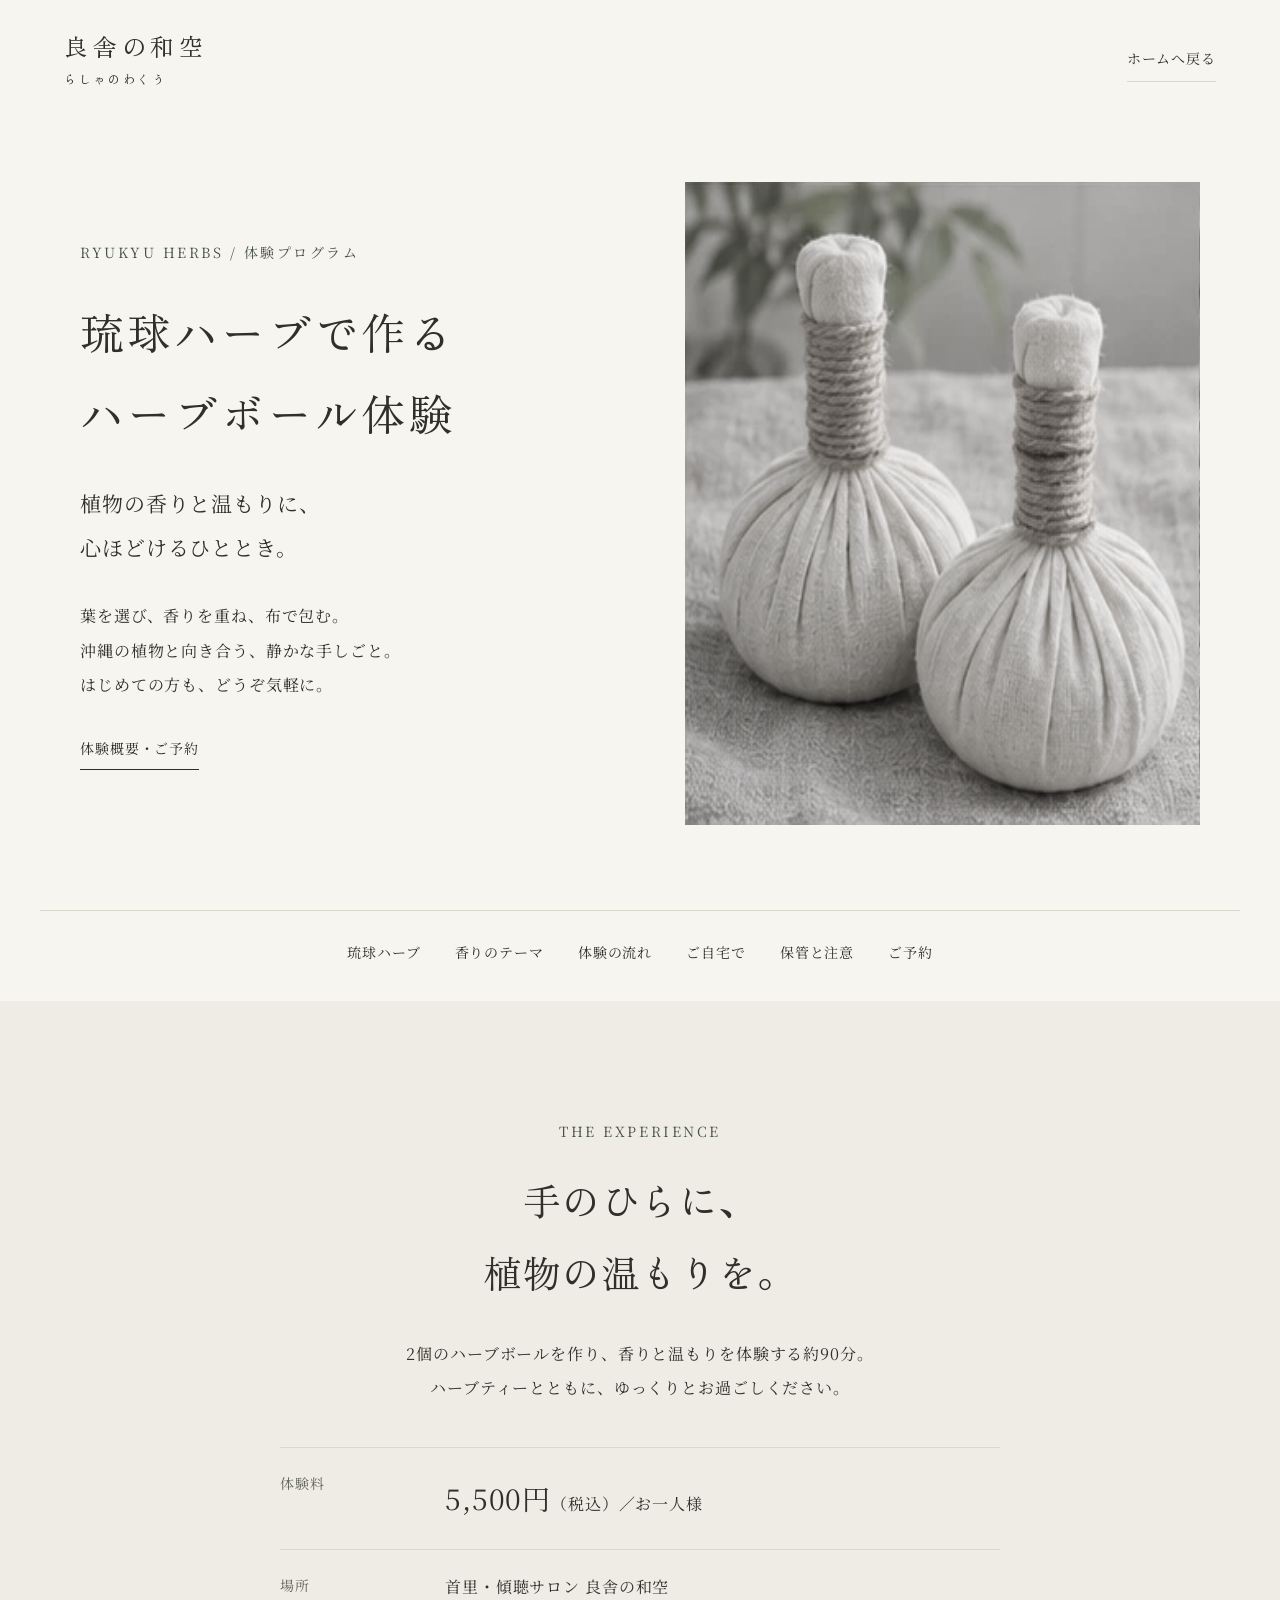
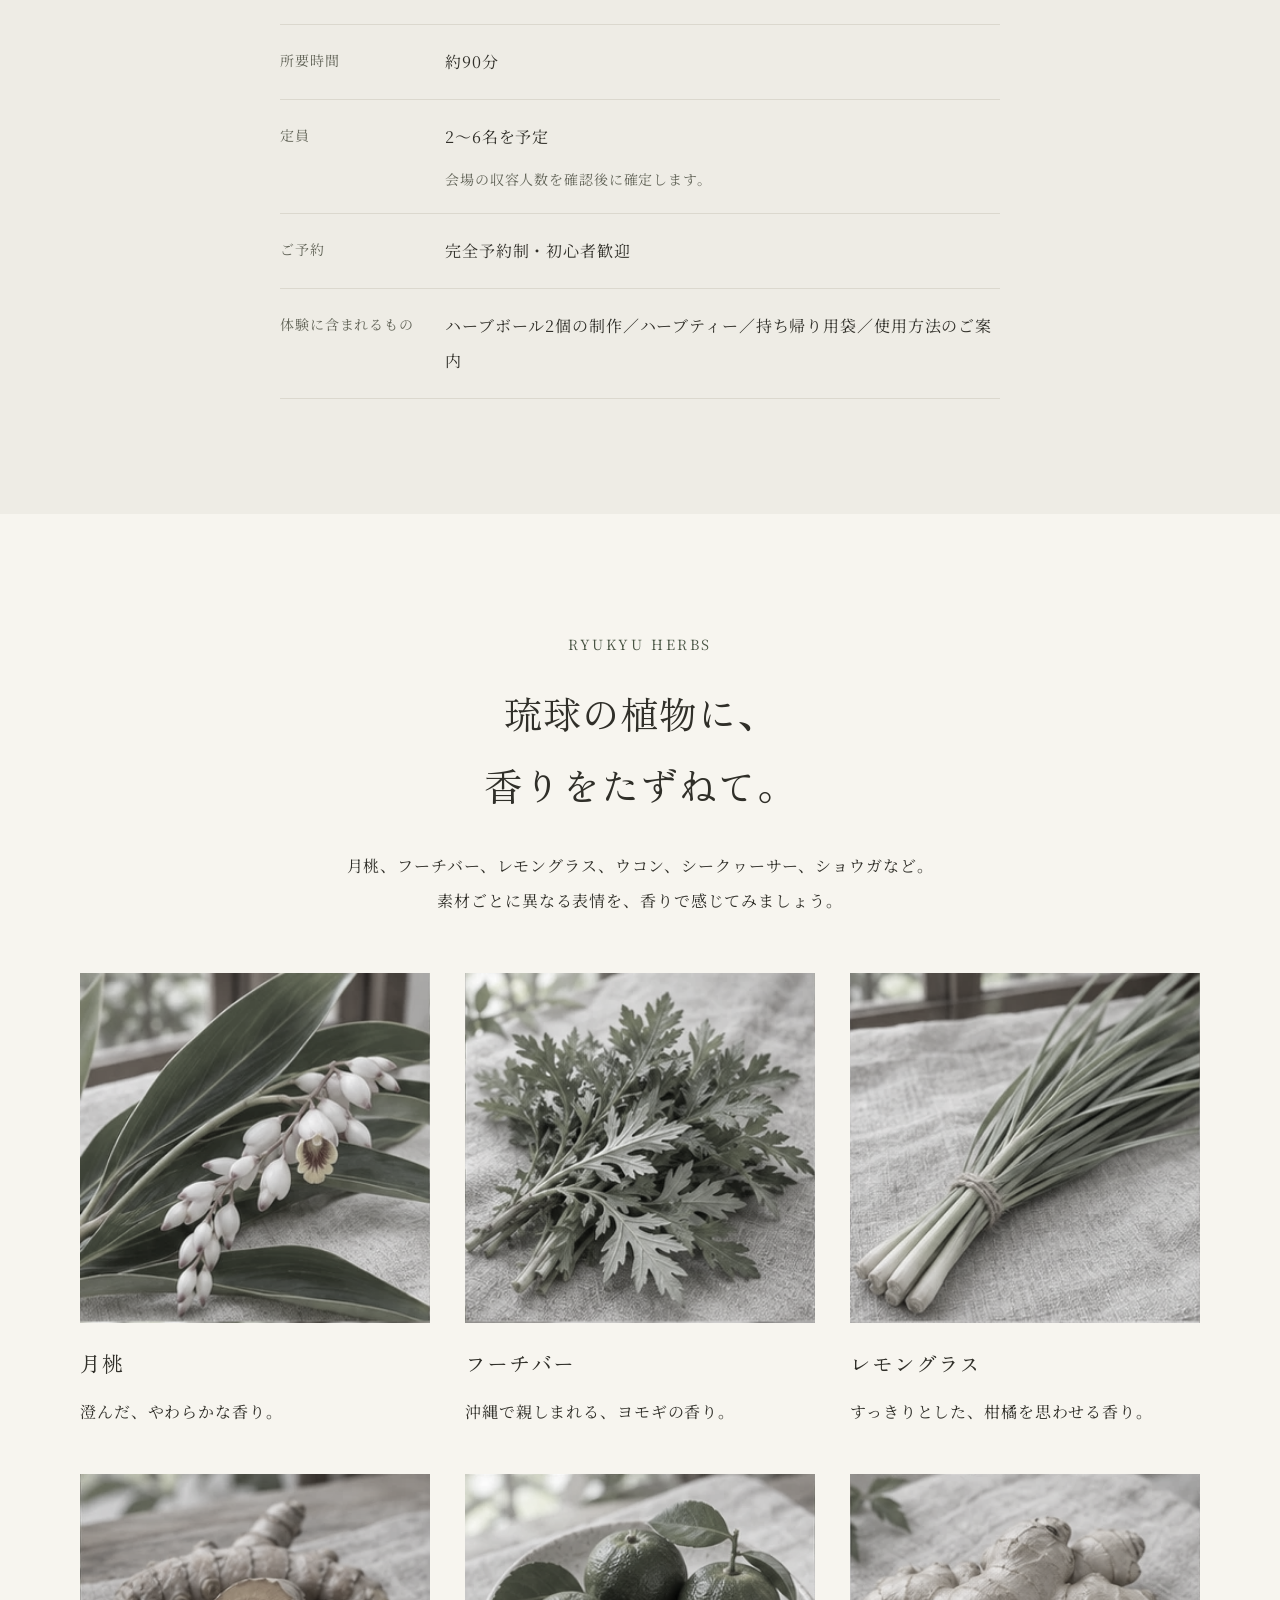
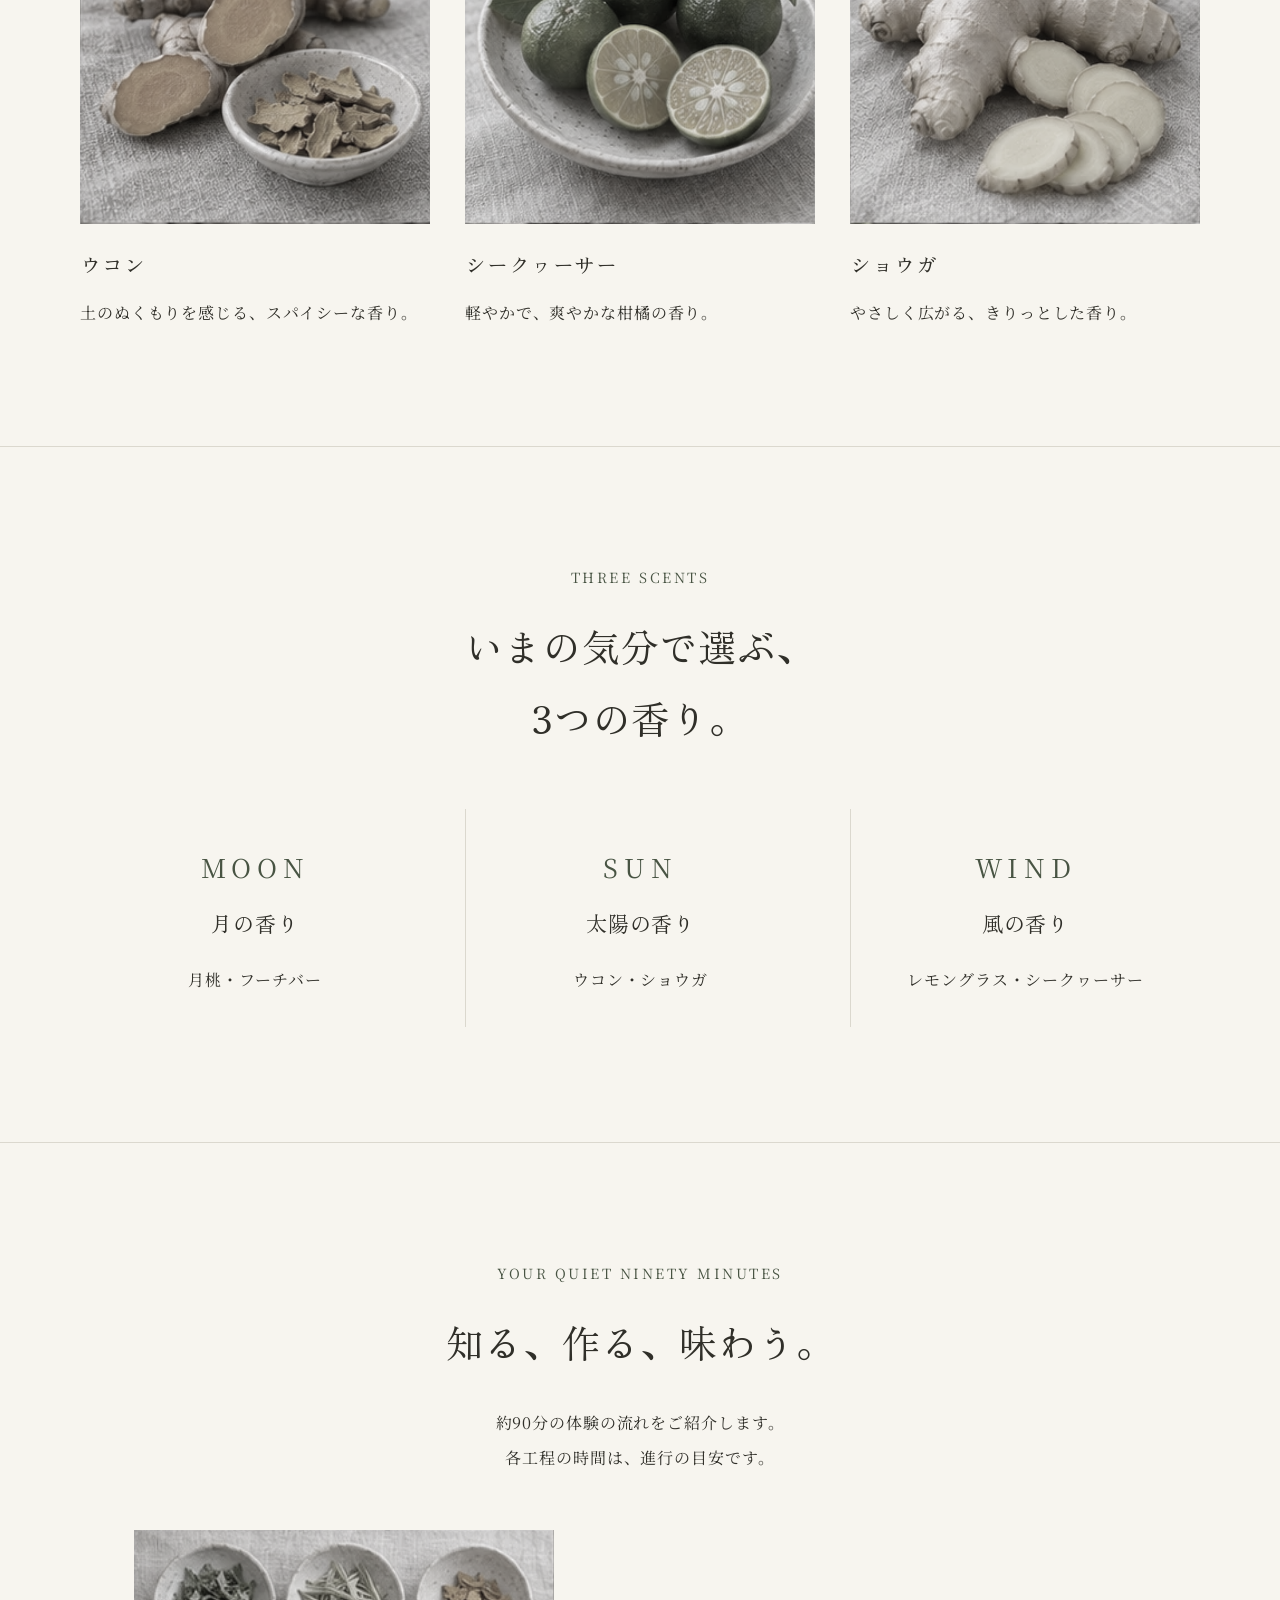
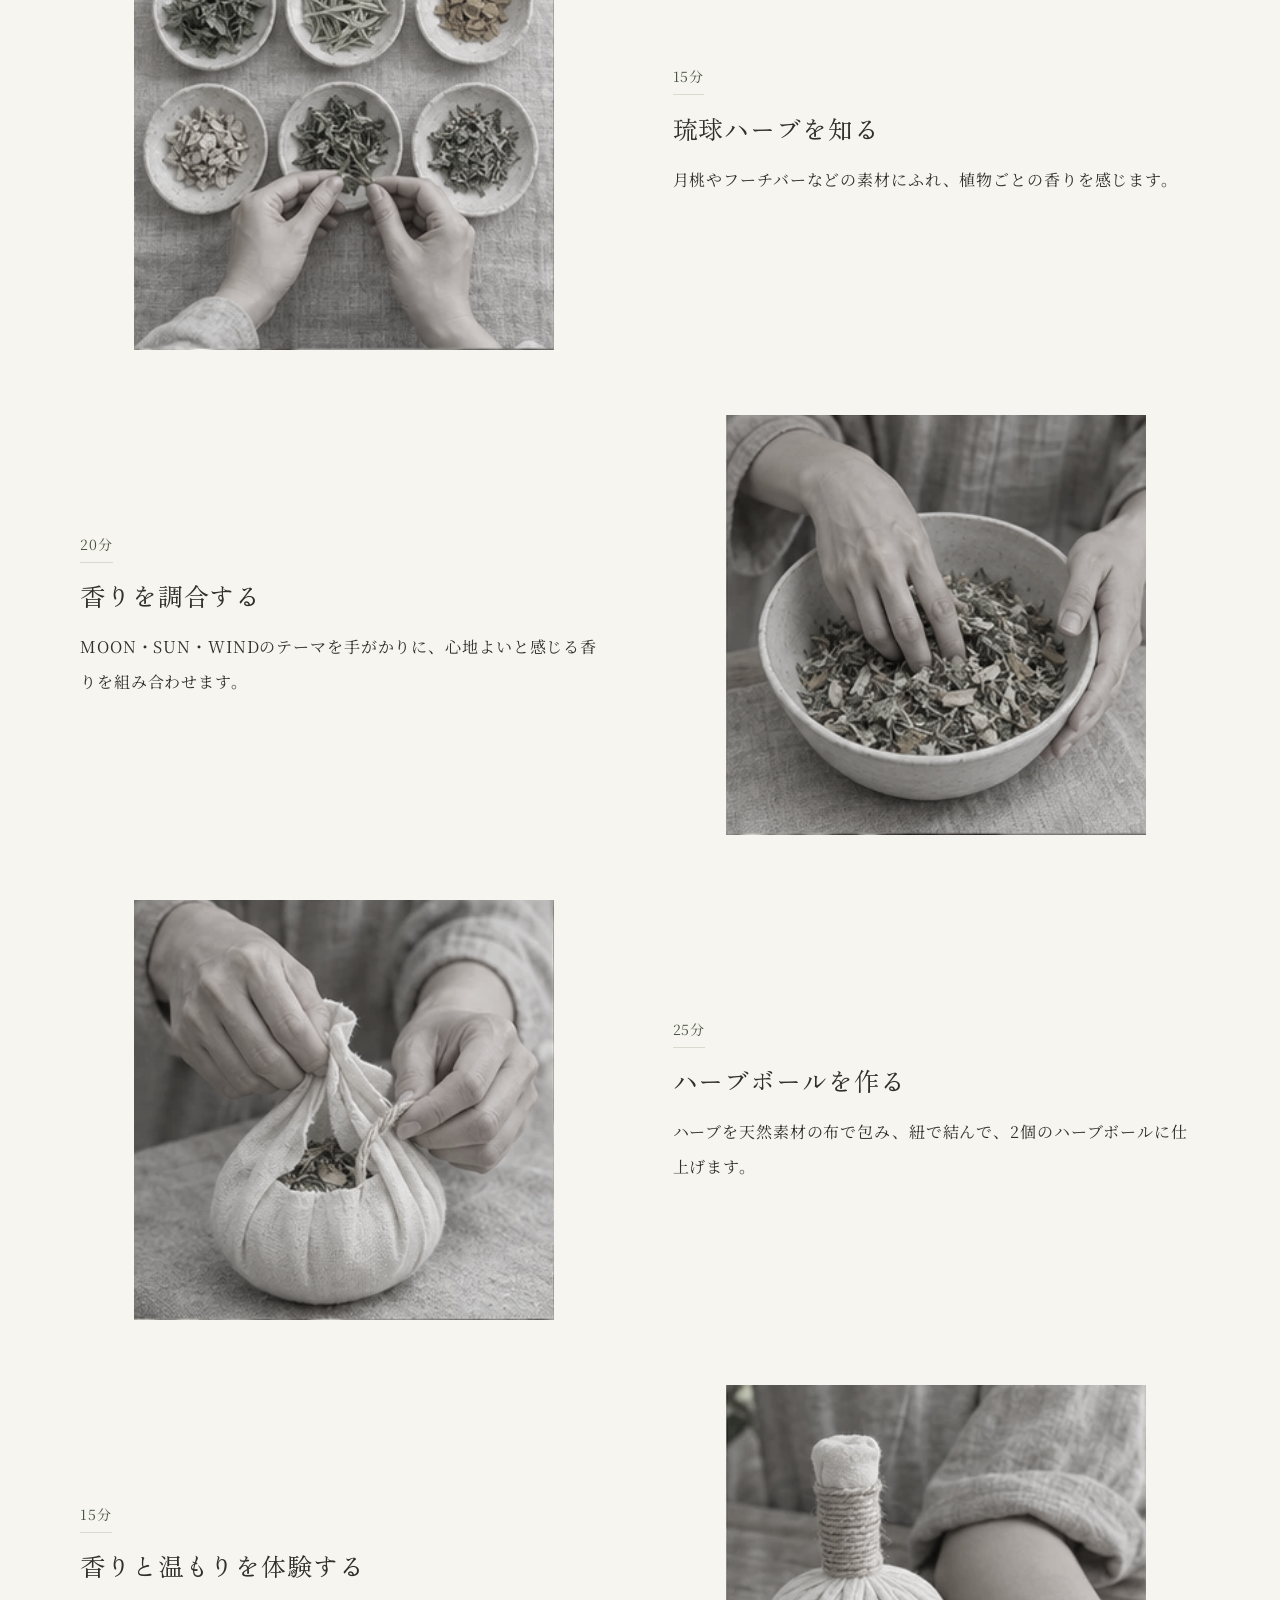
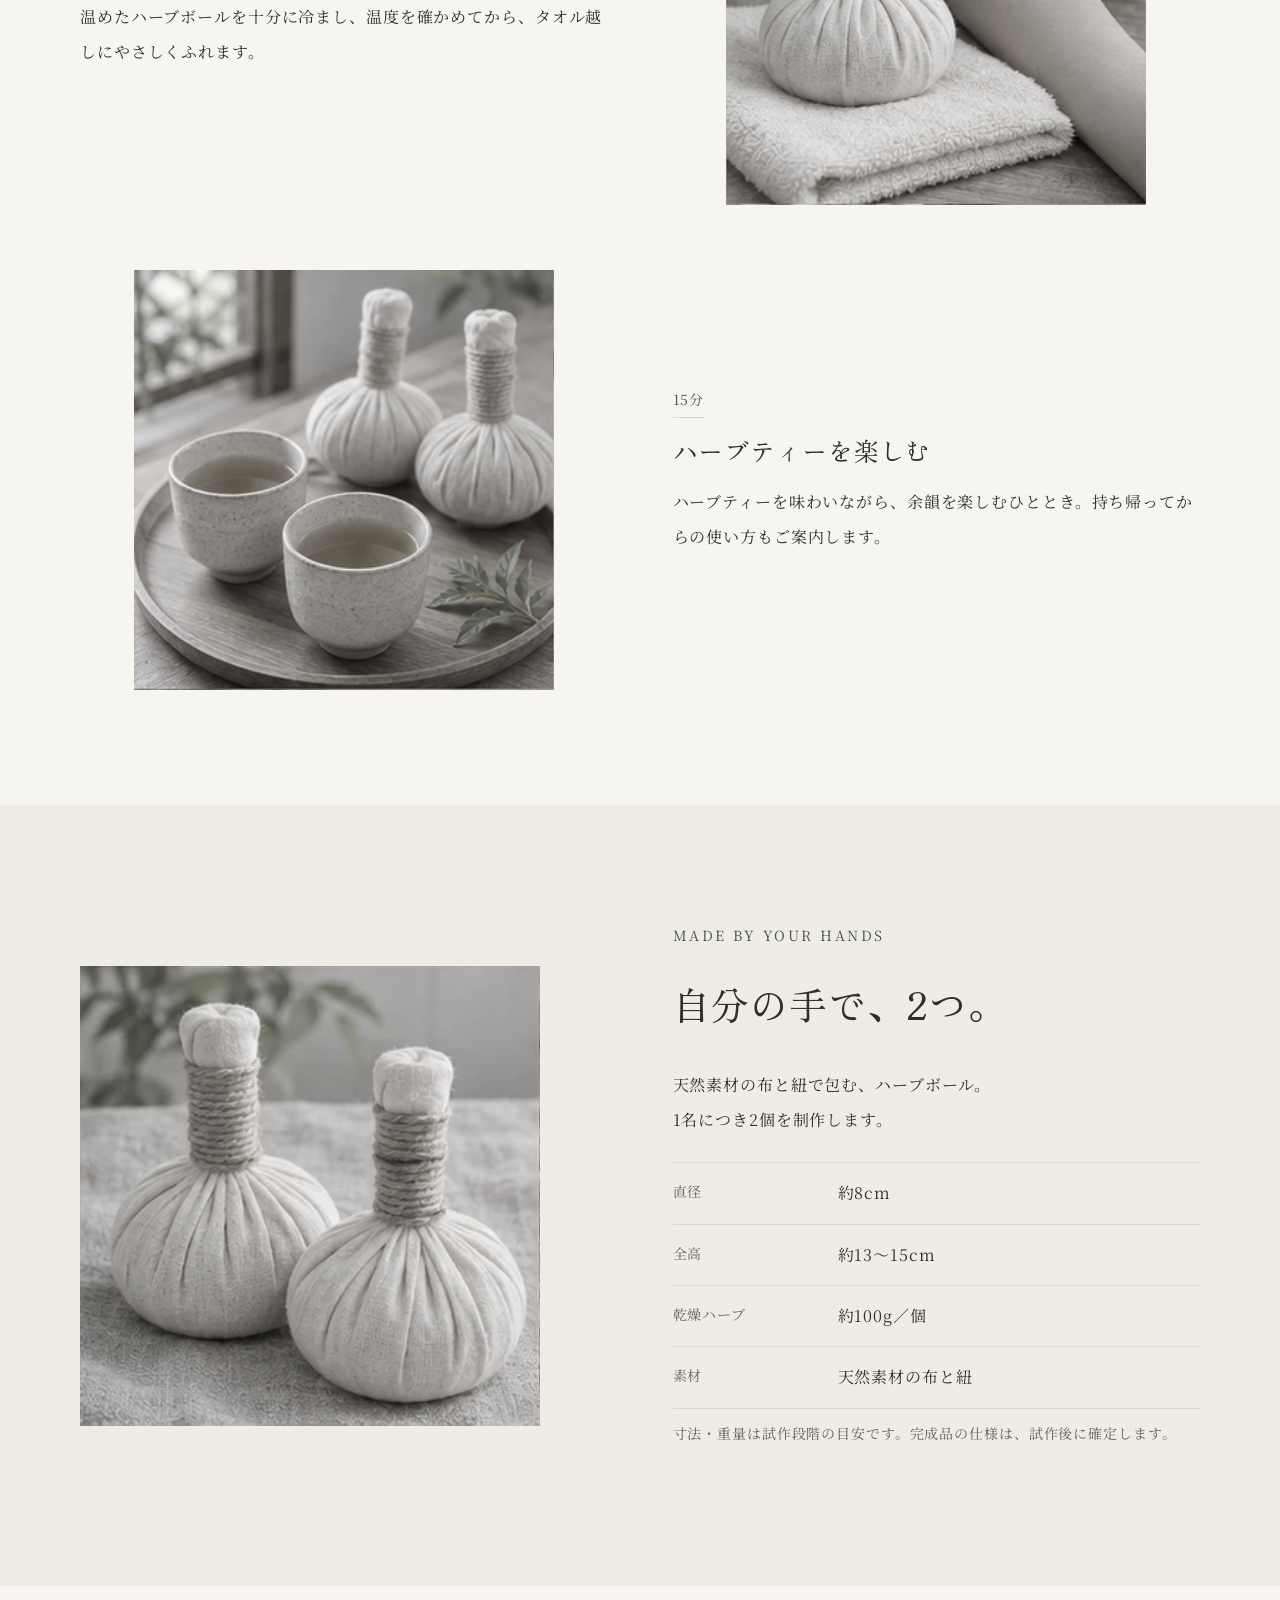
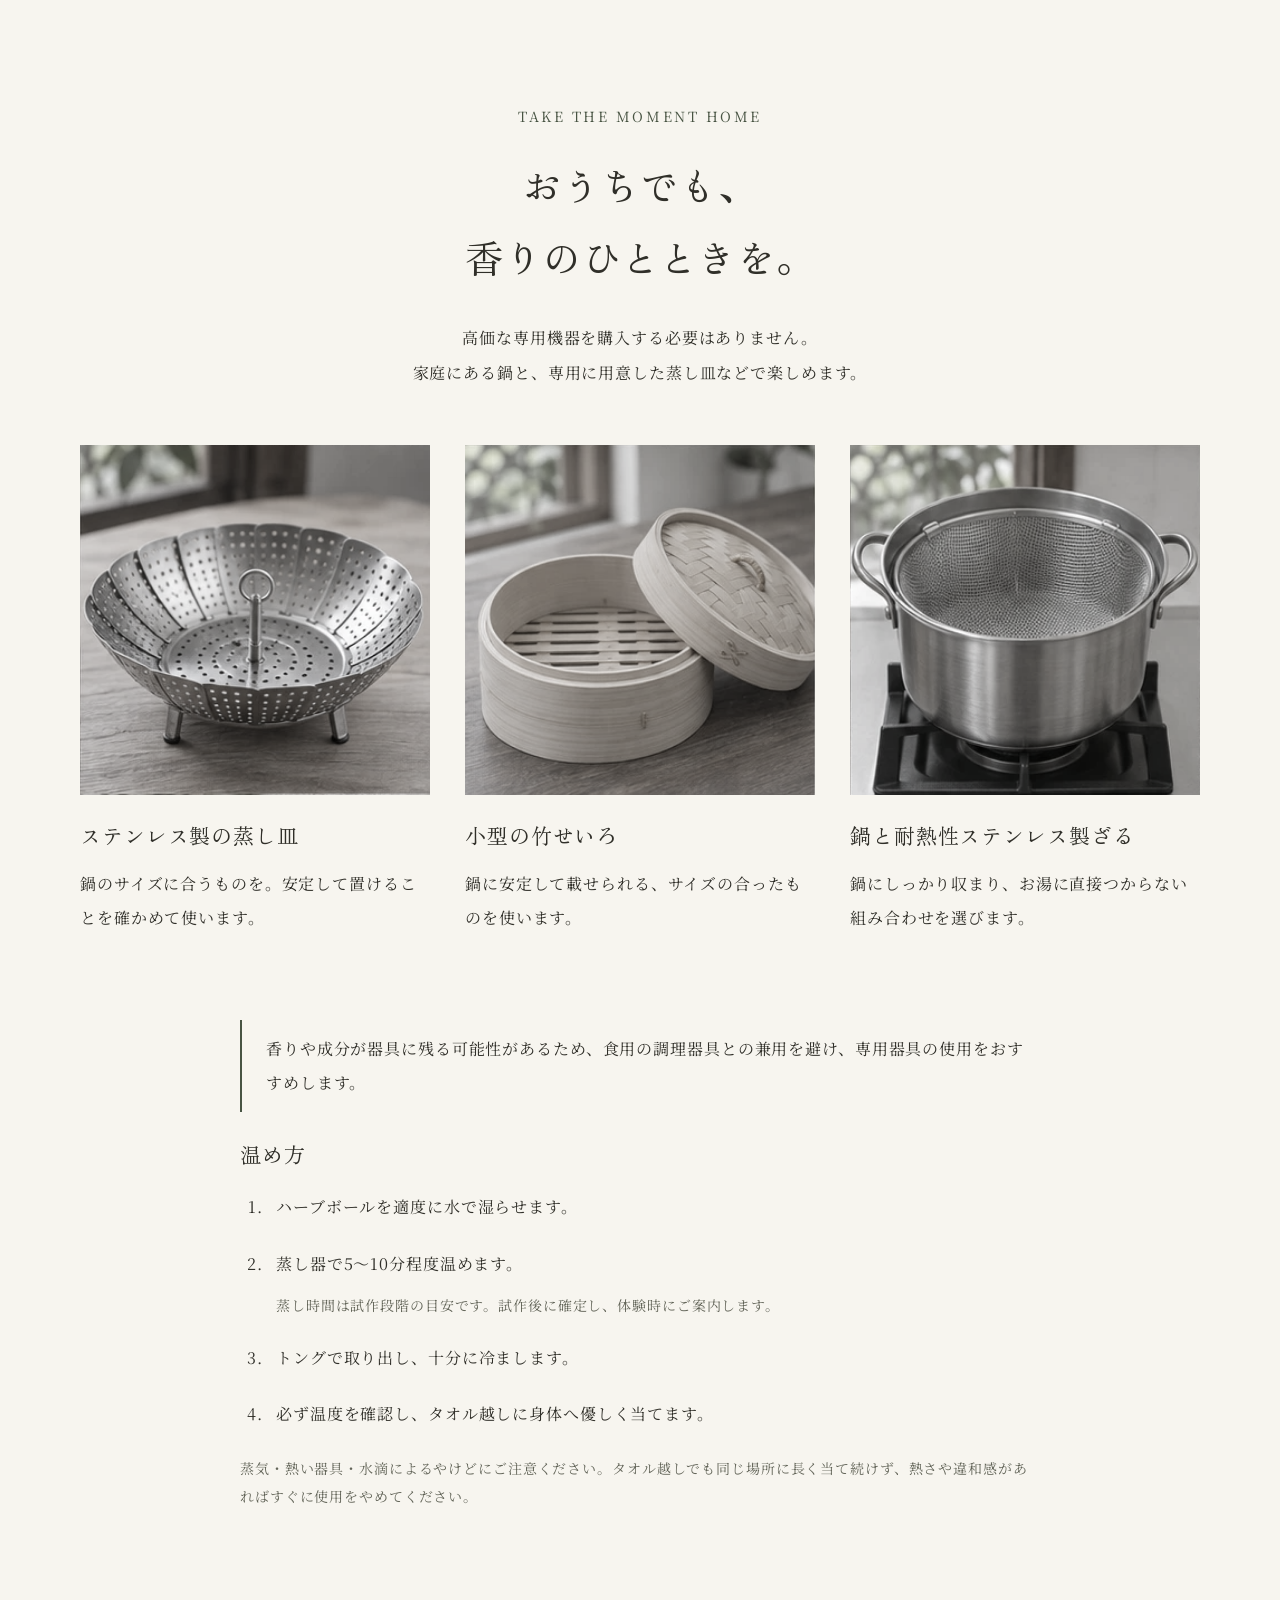
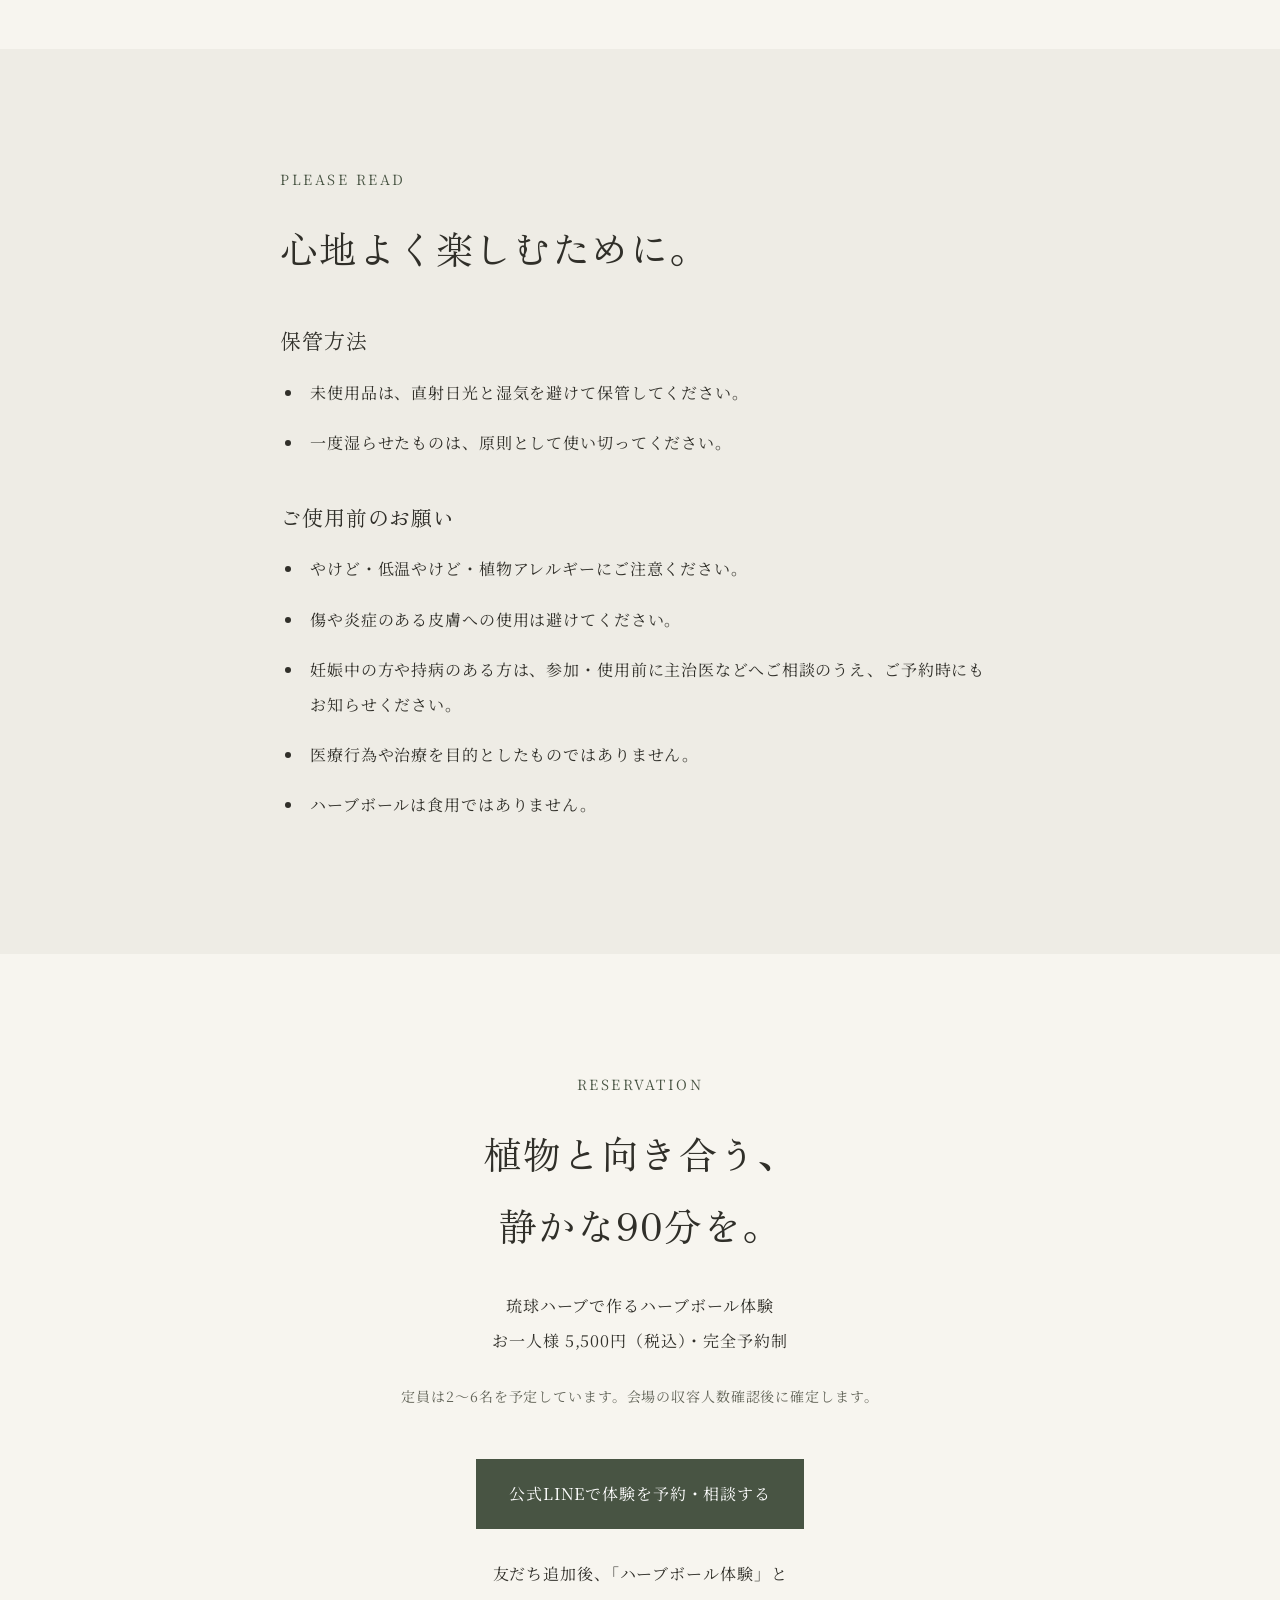
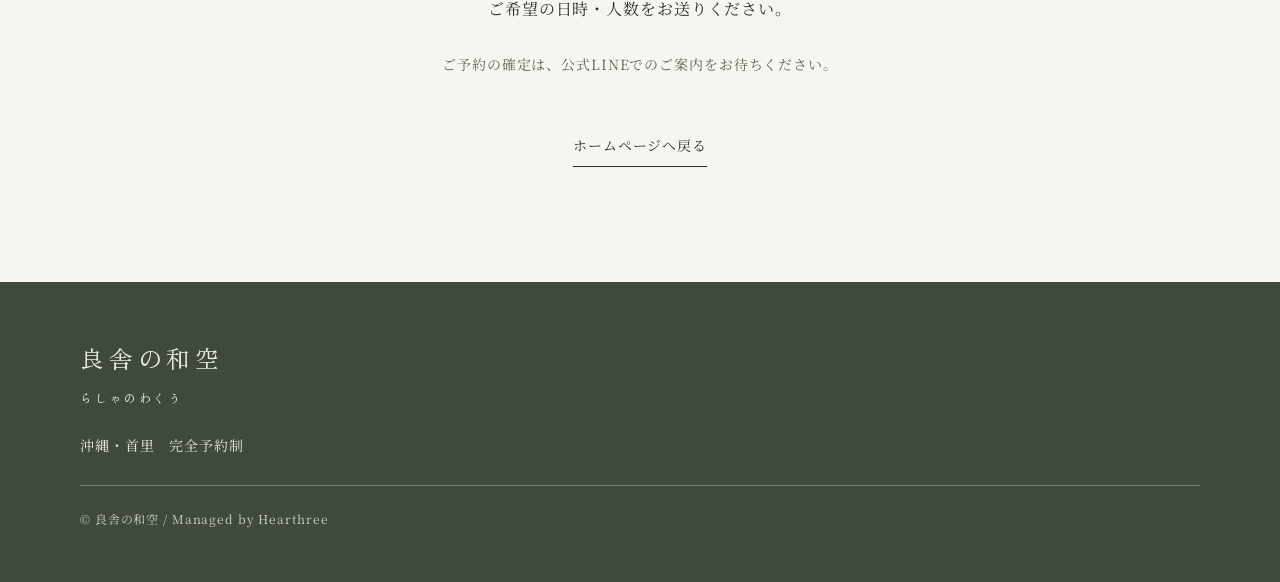
<file: herbball.html>
<!doctype html><html lang="ja"><head><meta charset="UTF-8"><meta name="viewport" content="width=device-width,initial-scale=1"><meta name="theme-color" content="#f7f5ef"><title>琉球ハーブで作るハーブボール体験｜良舎の和空</title><meta name="description" content="月桃やフーチバーなど琉球のハーブを選び、2個のハーブボールを手作りする約90分の体験。首里・傾聴サロン 良舎の和空。5,500円（税込）、ハーブティー付き、完全予約制。"><link rel="canonical" href="https://r-wakuu.com/herbball.html"><meta property="og:type" content="website"><meta property="og:locale" content="ja_JP"><meta property="og:title" content="琉球ハーブで作るハーブボール体験｜良舎の和空"><meta property="og:description" content="植物の香りと温もりに、心ほどけるひととき。首里で楽しむ、琉球ハーブの手しごと。"><meta property="og:url" content="https://r-wakuu.com/herbball.html"><meta property="og:image" content="https://r-wakuu.com/assets/herbball-banner-approved.png"><meta name="twitter:card" content="summary_large_image"><link rel="icon" type="image/svg+xml" href="assets/favicon.svg"><link rel="preconnect" href="https://fonts.googleapis.com"><link rel="preconnect" href="https://fonts.gstatic.com" crossorigin><link href="https://fonts.googleapis.com/css2?family=Noto+Serif+JP:wght@300;400;500;600&family=Zen+Old+Mincho:wght@400;500&display=swap" rel="stylesheet"><link rel="stylesheet" href="herbball.css"></head><body><a class="hb-skip" href="#main">本文へ移動</a><header class="hb-header"><a class="hb-brand" href="index.html">良舎の和空<small>らしゃのわくう</small></a><a class="hb-home" href="index.html#herbball-experience">ホームへ戻る</a></header><main id="main">
<section class="hb-hero hb-wrap"><div class="hb-hero-copy"><p class="hb-eyebrow">RYUKYU HERBS / 体験プログラム</p><h1>琉球ハーブで作る<br>ハーブボール体験</h1><p class="hb-catch">植物の香りと温もりに、<br>心ほどけるひととき。</p><p>葉を選び、香りを重ね、布で包む。<br>沖縄の植物と向き合う、静かな手しごと。<br>はじめての方も、どうぞ気軽に。</p><a class="hb-text-link" href="#reservation">体験概要・ご予約</a></div><div class="hb-photo hb-hero-photo" role="img" aria-label="生成りの布と紐で仕上げた2個のハーブボール（イメージ写真）" style="--photo-x:66.66667%;--photo-y:100.00000%"></div></section>
<nav class="hb-page-nav hb-wrap" aria-label="このページの内容"><a href="#herbs">琉球ハーブ</a><a href="#themes">香りのテーマ</a><a href="#flow">体験の流れ</a><a href="#at-home">ご自宅で</a><a href="#care">保管と注意</a><a href="#reservation">ご予約</a></nav>
<section class="hb-section hb-overview" id="overview"><div class="hb-wrap hb-narrow"><p class="hb-eyebrow">THE EXPERIENCE</p><h2>手のひらに、<br>植物の温もりを。</h2><p class="hb-center">2個のハーブボールを作り、香りと温もりを体験する約90分。<br>ハーブティーとともに、ゆっくりとお過ごしください。</p><dl class="hb-facts"><div><dt>体験料</dt><dd><strong>5,500円</strong>（税込）／お一人様</dd></div><div><dt>場所</dt><dd>首里・傾聴サロン 良舎の和空</dd></div><div><dt>所要時間</dt><dd>約90分</dd></div><div><dt>定員</dt><dd>2〜6名を予定<span class="hb-note">会場の収容人数を確認後に確定します。</span></dd></div><div><dt>ご予約</dt><dd>完全予約制・初心者歓迎</dd></div><div><dt>体験に含まれるもの</dt><dd>ハーブボール2個の制作／ハーブティー／持ち帰り用袋／使用方法のご案内</dd></div></dl></div></section>
<section class="hb-section hb-wrap" id="herbs"><div class="hb-section-heading"><p class="hb-eyebrow">RYUKYU HERBS</p><h2>琉球の植物に、<br>香りをたずねて。</h2><p>月桃、フーチバー、レモングラス、ウコン、シークヮーサー、ショウガなど。<br>素材ごとに異なる表情を、香りで感じてみましょう。</p></div><div class="hb-herbs"><article class="hb-herb"><div class="hb-photo " role="img" aria-label="月桃（イメージ写真）" style="--photo-x:0.00000%;--photo-y:0.00000%"></div><h3>月桃</h3><p>澄んだ、やわらかな香り。</p></article><article class="hb-herb"><div class="hb-photo " role="img" aria-label="フーチバー（イメージ写真）" style="--photo-x:33.33333%;--photo-y:0.00000%"></div><h3>フーチバー</h3><p>沖縄で親しまれる、ヨモギの香り。</p></article><article class="hb-herb"><div class="hb-photo " role="img" aria-label="レモングラス（イメージ写真）" style="--photo-x:66.66667%;--photo-y:0.00000%"></div><h3>レモングラス</h3><p>すっきりとした、柑橘を思わせる香り。</p></article><article class="hb-herb"><div class="hb-photo " role="img" aria-label="ウコン（イメージ写真）" style="--photo-x:100.00000%;--photo-y:0.00000%"></div><h3>ウコン</h3><p>土のぬくもりを感じる、スパイシーな香り。</p></article><article class="hb-herb"><div class="hb-photo " role="img" aria-label="シークヮーサー（イメージ写真）" style="--photo-x:0.00000%;--photo-y:33.33333%"></div><h3>シークヮーサー</h3><p>軽やかで、爽やかな柑橘の香り。</p></article><article class="hb-herb"><div class="hb-photo " role="img" aria-label="ショウガ（イメージ写真）" style="--photo-x:33.33333%;--photo-y:33.33333%"></div><h3>ショウガ</h3><p>やさしく広がる、きりっとした香り。</p></article></div></section>
<section class="hb-section hb-themes" id="themes"><div class="hb-wrap"><div class="hb-section-heading"><p class="hb-eyebrow">THREE SCENTS</p><h2>いまの気分で選ぶ、<br>3つの香り。</h2></div><div class="hb-theme-grid"><article><p class="hb-theme-en">MOON</p><h3>月の香り</h3><p>月桃・フーチバー</p></article><article><p class="hb-theme-en">SUN</p><h3>太陽の香り</h3><p>ウコン・ショウガ</p></article><article><p class="hb-theme-en">WIND</p><h3>風の香り</h3><p>レモングラス・シークヮーサー</p></article></div></div></section>
<section class="hb-section hb-wrap" id="flow"><div class="hb-section-heading"><p class="hb-eyebrow">YOUR QUIET NINETY MINUTES</p><h2>知る、作る、味わう。</h2><p>約90分の体験の流れをご紹介します。<br>各工程の時間は、進行の目安です。</p></div><ol class="hb-flow"><li><div class="hb-photo " role="img" aria-label="琉球ハーブを知る（イメージ写真）" style="--photo-x:66.66667%;--photo-y:33.33333%"></div><div class="hb-step-copy"><span class="hb-time">15分</span><h3>琉球ハーブを知る</h3><p>月桃やフーチバーなどの素材にふれ、植物ごとの香りを感じます。</p></div></li><li><div class="hb-photo " role="img" aria-label="香りを調合する（イメージ写真）" style="--photo-x:100.00000%;--photo-y:33.33333%"></div><div class="hb-step-copy"><span class="hb-time">20分</span><h3>香りを調合する</h3><p>MOON・SUN・WINDのテーマを手がかりに、心地よいと感じる香りを組み合わせます。</p></div></li><li><div class="hb-photo " role="img" aria-label="ハーブボールを作る（イメージ写真）" style="--photo-x:0.00000%;--photo-y:66.66667%"></div><div class="hb-step-copy"><span class="hb-time">25分</span><h3>ハーブボールを作る</h3><p>ハーブを天然素材の布で包み、紐で結んで、2個のハーブボールに仕上げます。</p></div></li><li><div class="hb-photo " role="img" aria-label="香りと温もりを体験する（イメージ写真）" style="--photo-x:33.33333%;--photo-y:66.66667%"></div><div class="hb-step-copy"><span class="hb-time">15分</span><h3>香りと温もりを体験する</h3><p>温めたハーブボールを十分に冷まし、温度を確かめてから、タオル越しにやさしくふれます。</p></div></li><li><div class="hb-photo " role="img" aria-label="ハーブティーを楽しむ（イメージ写真）" style="--photo-x:66.66667%;--photo-y:66.66667%"></div><div class="hb-step-copy"><span class="hb-time">15分</span><h3>ハーブティーを楽しむ</h3><p>ハーブティーを味わいながら、余韻を楽しむひととき。持ち帰ってからの使い方もご案内します。</p></div></li></ol></section>
<section class="hb-section hb-spec"><div class="hb-wrap hb-spec-inner"><div class="hb-photo " role="img" aria-label="丸い布包みと紐で結ばれたハンドルのあるハーブボール（イメージ写真）" style="--photo-x:66.66667%;--photo-y:100.00000%"></div><div><p class="hb-eyebrow">MADE BY YOUR HANDS</p><h2>自分の手で、2つ。</h2><p>天然素材の布と紐で包む、ハーブボール。<br>1名につき2個を制作します。</p><dl class="hb-facts"><div><dt>直径</dt><dd>約8cm</dd></div><div><dt>全高</dt><dd>約13〜15cm</dd></div><div><dt>乾燥ハーブ</dt><dd>約100g／個</dd></div><div><dt>素材</dt><dd>天然素材の布と紐</dd></div></dl><p class="hb-note">寸法・重量は試作段階の目安です。完成品の仕様は、試作後に確定します。</p></div></div></section>
<section class="hb-section hb-wrap" id="at-home"><div class="hb-section-heading"><p class="hb-eyebrow">TAKE THE MOMENT HOME</p><h2>おうちでも、<br>香りのひとときを。</h2><p>高価な専用機器を購入する必要はありません。<br>家庭にある鍋と、専用に用意した蒸し皿などで楽しめます。</p></div><div class="hb-equipment"><article><div class="hb-photo " role="img" aria-label="ステンレス製の蒸し皿（イメージ写真）" style="--photo-x:100.00000%;--photo-y:66.66667%"></div><h3>ステンレス製の蒸し皿</h3><p>鍋のサイズに合うものを。安定して置けることを確かめて使います。</p></article><article><div class="hb-photo " role="img" aria-label="小型の竹せいろ（イメージ写真）" style="--photo-x:0.00000%;--photo-y:100.00000%"></div><h3>小型の竹せいろ</h3><p>鍋に安定して載せられる、サイズの合ったものを使います。</p></article><article><div class="hb-photo " role="img" aria-label="鍋と耐熱性ステンレス製ざる（イメージ写真）" style="--photo-x:33.33333%;--photo-y:100.00000%"></div><h3>鍋と耐熱性ステンレス製ざる</h3><p>鍋にしっかり収まり、お湯に直接つからない組み合わせを選びます。</p></article></div><div class="hb-narrow hb-home-instructions"><p class="hb-callout">香りや成分が器具に残る可能性があるため、食用の調理器具との兼用を避け、専用器具の使用をおすすめします。</p><h3>温め方</h3><ol class="hb-warming"><li>ハーブボールを適度に水で湿らせます。</li><li>蒸し器で5〜10分程度温めます。<span class="hb-note">蒸し時間は試作段階の目安です。試作後に確定し、体験時にご案内します。</span></li><li>トングで取り出し、十分に冷まします。</li><li>必ず温度を確認し、タオル越しに身体へ優しく当てます。</li></ol><p class="hb-note">蒸気・熱い器具・水滴によるやけどにご注意ください。タオル越しでも同じ場所に長く当て続けず、熱さや違和感があればすぐに使用をやめてください。</p></div></section>
<section class="hb-section hb-care" id="care"><div class="hb-wrap hb-narrow"><p class="hb-eyebrow">PLEASE READ</p><h2>心地よく楽しむために。</h2><h3>保管方法</h3><ul><li>未使用品は、直射日光と湿気を避けて保管してください。</li><li>一度湿らせたものは、原則として使い切ってください。</li></ul><h3>ご使用前のお願い</h3><ul><li>やけど・低温やけど・植物アレルギーにご注意ください。</li><li>傷や炎症のある皮膚への使用は避けてください。</li><li>妊娠中の方や持病のある方は、参加・使用前に主治医などへご相談のうえ、ご予約時にもお知らせください。</li><li>医療行為や治療を目的としたものではありません。</li><li>ハーブボールは食用ではありません。</li></ul></div></section>
<section class="hb-section hb-booking hb-wrap" id="reservation"><p class="hb-eyebrow">RESERVATION</p><h2>植物と向き合う、<br>静かな90分を。</h2><p>琉球ハーブで作るハーブボール体験<br>お一人様 5,500円（税込）・完全予約制</p><p class="hb-note">定員は2〜6名を予定しています。会場の収容人数確認後に確定します。</p><a class="hb-button" href="https://lin.ee/jNlSOVX" target="_blank" rel="noopener noreferrer">公式LINEで体験を予約・相談する<span class="hb-sr-only">（新しいタブで開きます）</span></a><p>友だち追加後、「ハーブボール体験」と<br>ご希望の日時・人数をお送りください。</p><p class="hb-note">ご予約の確定は、公式LINEでのご案内をお待ちください。</p><a class="hb-text-link" href="index.html#herbball-experience">ホームページへ戻る</a></section>
</main><footer class="hb-footer"><div class="hb-wrap"><a class="hb-brand" href="index.html">良舎の和空<small>らしゃのわくう</small></a><p>沖縄・首里　完全予約制</p><p class="hb-copyright">© 良舎の和空 / Managed by Hearthree</p></div></footer></body></html>
</file>
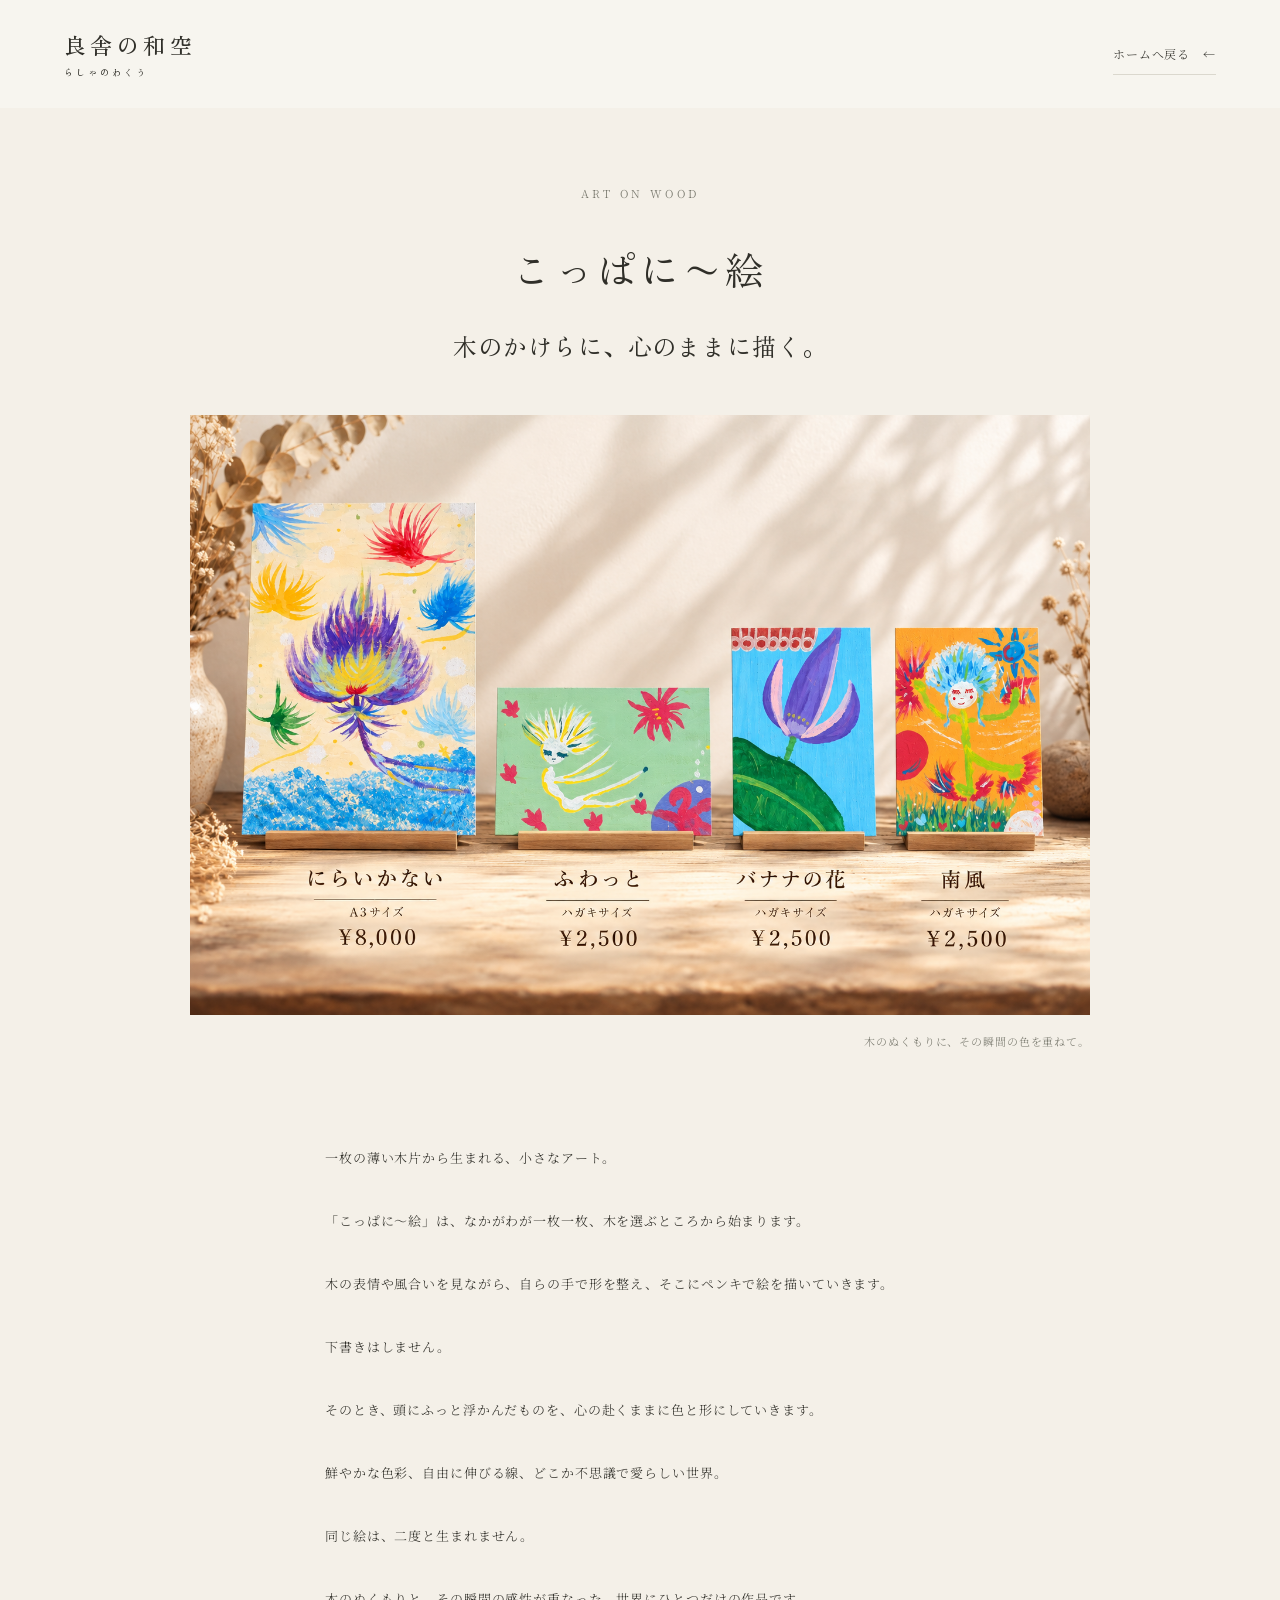
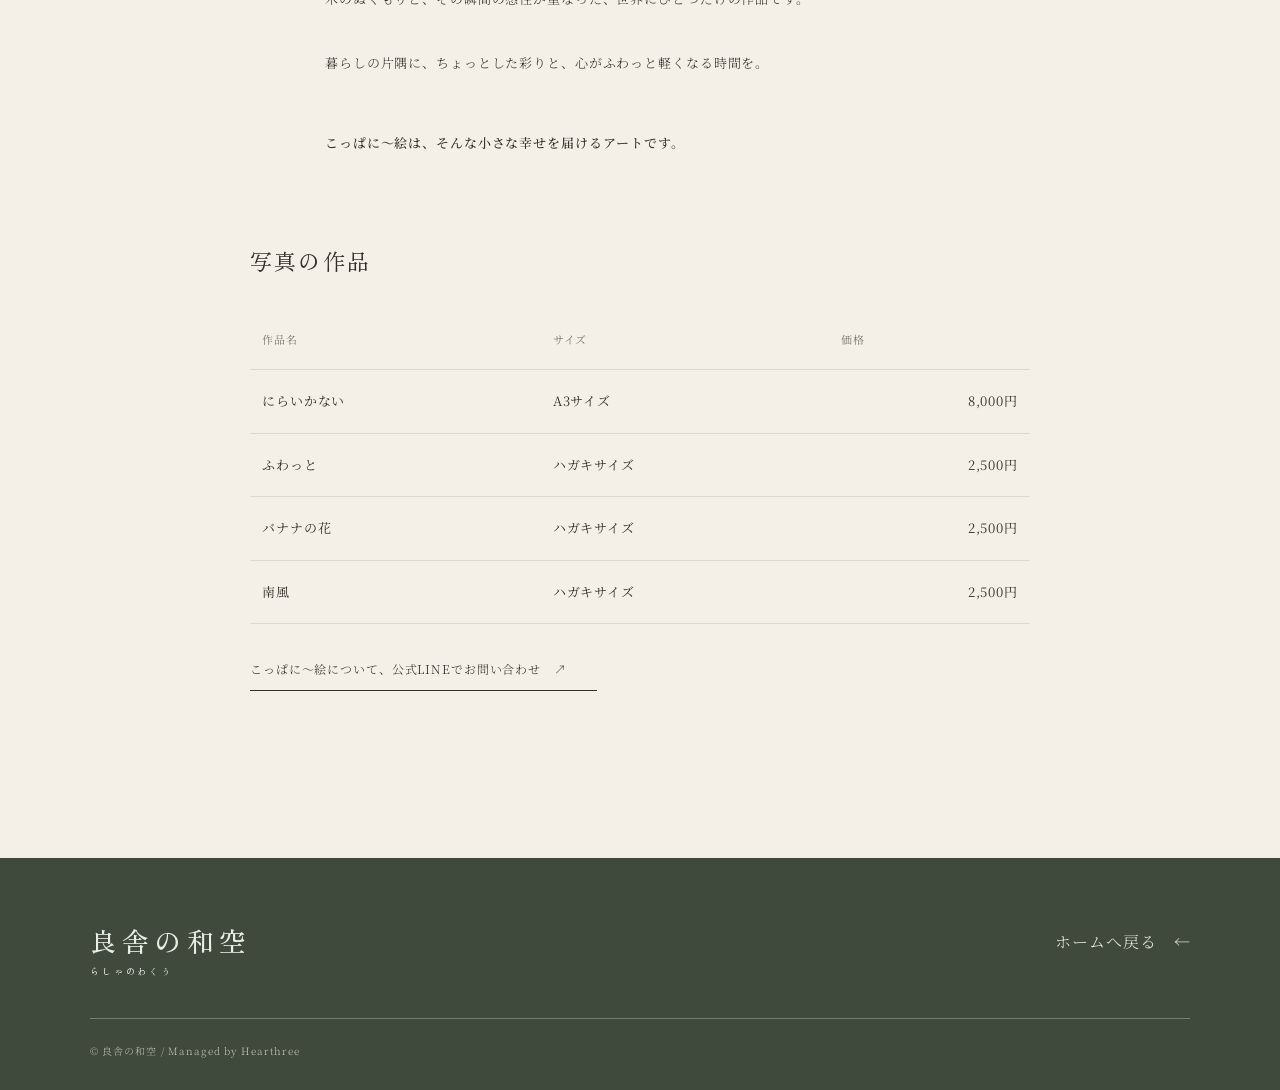
<file: koppa-art.html>
<!doctype html>
<html lang="ja">
<head>
<!-- Google tag (gtag.js) -->
<script async src="https://www.googletagmanager.com/gtag/js?id=G-BBJ1KXH71V"></script>
<script>
  window.dataLayer = window.dataLayer || [];
  function gtag(){dataLayer.push(arguments);}
  gtag('js', new Date());

  gtag('config', 'G-BBJ1KXH71V');
</script>
<link rel="canonical" href="https://r-wakuu.com/koppa-art.html">
<meta property="og:url" content="https://r-wakuu.com/koppa-art.html"><meta property="og:image" content="https://r-wakuu.com/assets/koppa-art.png"><meta property="og:site_name" content="良舎の和空"><meta name="twitter:card" content="summary_large_image">

<meta charset="UTF-8"><meta name="viewport" content="width=device-width,initial-scale=1"><meta name="theme-color" content="#f7f5ef">
<title>こっぱに〜絵｜良舎の和空</title>
<meta property="og:type" content="website"><meta property="og:locale" content="ja_JP"><meta property="og:title" content="こっぱに〜絵｜良舎の和空"><meta property="og:description" content="木のかけらに、心のままに描く。世界にひとつだけの小さなアート。"><link rel="icon" type="image/svg+xml" href="assets/favicon.svg">
<meta name="description" content="木のかけらに、心のままに描く。なかがわが手がける、世界にひとつだけの小さなアート「こっぱに〜絵」。作品と価格をご紹介します。">
<link rel="preconnect" href="https://fonts.googleapis.com"><link rel="preconnect" href="https://fonts.gstatic.com" crossorigin>
<link href="https://fonts.googleapis.com/css2?family=Noto+Serif+JP:wght@300;400;500;600&family=Zen+Old+Mincho:wght@400;500&display=swap" rel="stylesheet">
<style>
:root{--paper:#f7f5ef;--ink:#302f29;--mute:#78786d;--line:#dbd8ce;--moss:#485443}*{box-sizing:border-box}html{scroll-behavior:smooth}body{margin:0;background:var(--paper);color:var(--ink);font-family:'Noto Serif JP',serif;font-weight:300;line-height:2.35;letter-spacing:.055em}img{width:100%;display:block;object-fit:cover}a{color:inherit;text-decoration:none}button{font:inherit}header{position:absolute;z-index:10;top:0;left:0;width:100%;display:flex;align-items:center;justify-content:space-between;padding:30px clamp(22px,5vw,90px)}.brand{font-family:'Zen Old Mincho',serif;font-size:24px;line-height:1.3;letter-spacing:.2em;font-weight:500}.brand small{display:block;font-size:9px;font-weight:400;letter-spacing:.33em;margin-top:8px}nav{display:flex;align-items:center;gap:clamp(16px,2.7vw,44px);font-size:11px}nav a{transition:opacity .2s}nav a:hover{opacity:.55}.nav-book{border:1px solid var(--ink);padding:7px 18px}.hero{position:relative;min-height:100svh;display:flex;align-items:center;overflow:hidden}.hero-photo{position:absolute;inset:0 0 0 39%;background:url('assets/incense.webp') center/cover}.hero-photo:before{content:'';position:absolute;inset:0;background:linear-gradient(90deg,var(--paper) 0%,rgba(247,245,239,.9) 10%,rgba(247,245,239,.12) 45%,transparent 75%)}.hero-inner{position:relative;width:min(1180px,90%);margin:auto;padding:125px 0 70px}.eyebrow{font-size:11px;letter-spacing:.3em;color:var(--mute)}h1,h2,h3,p{margin-top:0}h1{font-family:'Zen Old Mincho',serif;font-weight:400;font-size:clamp(33px,4.5vw,64px);letter-spacing:.13em;line-height:1.78;margin:35px 0 45px}h2{font-family:'Zen Old Mincho',serif;font-weight:400;font-size:clamp(25px,3vw,43px);letter-spacing:.12em;line-height:1.85}h3{font-family:'Zen Old Mincho',serif;font-size:24px;font-weight:400;letter-spacing:.1em}p{font-size:13px;line-height:2.6}.hero-copy{font-size:13px;line-height:2.65}.scroll{position:absolute;bottom:24px;left:50%;font-size:10px;letter-spacing:.25em;transform:translateX(-50%);display:flex;gap:12px;align-items:center}.scroll:after{content:'';height:42px;width:1px;background:#696b5d}.section{padding:clamp(90px,13vw,220px) clamp(24px,7vw,120px)}.intro{text-align:center}.intro .lead{font-family:'Zen Old Mincho',serif;font-size:clamp(22px,3vw,36px);line-height:2.2;margin:45px auto 40px}.intro p{max-width:600px;margin:auto}.small-line{display:block;height:60px;width:1px;background:#a4a79a;margin:0 auto 42px}.visual-gap{padding:0 clamp(24px,7vw,120px)}.full-photo{height:min(64vw,620px);object-position:center 60%}.caption{display:block;margin-top:16px;font-size:10px;color:var(--mute);letter-spacing:.2em}.triad{max-width:1190px;margin:auto;display:grid;grid-template-columns:repeat(3,1fr);gap:clamp(18px,4vw,68px)}.triad-item{position:relative}.triad-item:nth-child(2){margin-top:130px}.triad-item:nth-child(3){margin-top:260px}.triad-item img{height:350px}.triad-item h3{margin:24px 0 3px}.triad-item p{font-size:12px;color:var(--mute)}.number{font-size:11px;color:var(--mute);letter-spacing:.18em}.listening{background:#eeece5}.split{max-width:1280px;margin:auto;display:grid;grid-template-columns:1fr 1fr;gap:clamp(40px,8vw,140px);align-items:center}.split .copy{max-width:520px}.owner-photo{aspect-ratio:3/4;object-position:center}.quiet-label{font-size:12px;letter-spacing:.3em;color:var(--mute);margin-bottom:40px}.assurances{border-top:1px solid var(--line);margin:42px 0 34px}.assurances div{padding:12px 0;border-bottom:1px solid var(--line);font-size:12px}.fee{display:flex;gap:35px;flex-wrap:wrap;margin:35px 0}.fee strong{display:block;font-family:'Zen Old Mincho',serif;font-size:28px;font-weight:400;line-height:1.4}.fee span{font-size:11px}.text-link{display:inline-block;border-bottom:1px solid var(--ink);padding:7px 30px 9px 0;font-size:12px;transition:opacity .2s}.text-link:hover{opacity:.6}.workshops .entry{max-width:1200px;margin:0 auto 125px;display:grid;grid-template-columns:1.05fr .95fr;gap:clamp(35px,8vw,125px);align-items:center}.workshops .entry:last-child{margin-bottom:0}.workshops .entry.reverse .photo{order:2}.workshops .entry .photo{height:520px}.workshops .entry h2{margin:20px 0 28px}.detail{margin-top:35px;border-top:1px solid var(--line);padding-top:25px}.detail p{margin:0;font-size:12px}.subtle{font-size:11px;color:var(--mute)}.shop{background:#e9e8df}.shop-inner{max-width:1200px;margin:auto;display:grid;grid-template-columns:1fr 1.1fr;gap:110px;align-items:center}.shop img{height:450px}.shop-copy{max-width:440px}.booking{text-align:center}.booking .booking-card{max-width:850px;margin:55px auto 0;border-top:1px solid var(--line);border-bottom:1px solid var(--line);padding:35px}.times{display:flex;justify-content:center;gap:65px;flex-wrap:wrap;margin:20px 0}.times div{font-size:13px}.times b{font-size:17px;font-weight:400}.button{display:inline-block;background:var(--moss);color:white;padding:15px 42px;font-size:12px;letter-spacing:.17em;border:1px solid var(--moss);cursor:pointer;transition:all .2s}.button:hover{background:transparent;color:var(--moss)}.button.secondary{background:transparent;color:var(--moss)}.button.secondary:hover{background:var(--moss);color:white}.button[disabled]{opacity:.5;cursor:not-allowed}.buttons{display:flex;justify-content:center;gap:16px;flex-wrap:wrap;margin:38px auto}.note{font-size:11px;color:var(--mute)}footer{background:#3f4a3c;color:#eaece6;padding:65px clamp(24px,7vw,120px) 28px}.footer-grid{max-width:1240px;margin:auto;display:flex;justify-content:space-between;gap:40px;align-items:flex-start}footer p{font-size:12px}footer .brand{font-size:27px}footer .copyright{max-width:1240px;margin:40px auto 0;border-top:1px solid #73806c;padding-top:20px;font-size:10px;color:#bcbfb2}.fade{opacity:0;transform:translateY(23px);transition:opacity .9s ease,transform .9s ease}.fade.visible{opacity:1;transform:none}.mobile-menu{display:none}.plain-link{background:none;border:0;cursor:pointer}#notice{position:fixed;z-index:30;bottom:22px;left:50%;transform:translateX(-50%) translateY(40px);opacity:0;pointer-events:none;background:#313c2c;color:white;padding:14px 24px;max-width:90%;font-size:12px;transition:.25s;box-shadow:0 6px 30px #0002}#notice.show{opacity:1;transform:translateX(-50%) translateY(0)}
@media(max-width:800px){header{padding:20px 22px}.brand{font-size:20px}nav{display:none;position:absolute;top:80px;left:15px;right:15px;background:var(--paper);padding:28px;box-shadow:0 10px 30px #0001;flex-direction:column;align-items:start;font-size:13px}nav.open{display:flex}.mobile-menu{display:block;background:none;border:0;font-size:25px}.hero{min-height:790px;min-height:100svh}.hero-photo{inset:0;background-position:60% center}.hero-photo:before{background:linear-gradient(90deg,rgba(247,245,239,.93),rgba(247,245,239,.65) 55%,rgba(247,245,239,.12))}.hero-inner{width:87%;padding-top:100px}h1{font-size:clamp(30px,7.5vw,50px)}.hero-copy{font-size:12px}.triad{grid-template-columns:1fr;max-width:450px;gap:80px}.triad-item:nth-child(n){margin-top:0}.triad-item img{height:300px}.split,.shop-inner,.workshops .entry{grid-template-columns:1fr;gap:40px}.split .copy{max-width:none}.listening .split .owner-photo{max-height:520px}.workshops .entry.reverse .photo{order:0}.workshops .entry .photo{height:360px}.workshops .entry{margin-bottom:95px}.shop-inner{gap:35px}.shop img{height:300px}.footer-grid{display:block}.times{gap:22px}.intro .lead{font-size:24px}.full-photo{height:340px}.booking .booking-card{padding:30px 10px}}
@media(prefers-reduced-motion:reduce){html{scroll-behavior:auto}.fade{opacity:1;transform:none;transition:none}}

img[src="assets/room.webp"]{filter:grayscale(1)}
.soundscape{padding:95px 24px 110px;text-align:center;border-top:1px solid var(--line)}
.soundscape h2{margin:22px 0;font-size:clamp(24px,3vw,34px)}
.soundscape p{color:var(--mute);font-size:12px}
.sound-controls{display:flex;align-items:center;justify-content:center;gap:24px;flex-wrap:wrap;margin-top:30px}
.sound-toggle{border:1px solid #a4a79a;border-radius:50%;background:transparent;color:var(--ink);width:76px;height:76px;cursor:pointer;font-size:12px}
.sound-toggle:hover{background:#eeece5}.sound-toggle:focus-visible,input[type=range]:focus-visible{outline:2px solid var(--moss);outline-offset:5px}
.sound-volume{display:flex;align-items:center;gap:12px;color:var(--mute);font-size:11px}
.sound-volume input{width:100px;accent-color:var(--moss)}
@media(prefers-reduced-motion:reduce){html{scroll-behavior:auto}.fade{opacity:1;transform:none;transition:none}}

/* Final layout and keyboard access */
body{overflow-wrap:anywhere}main,section,article{min-width:0}section[id],div[id]{scroll-margin-top:30px}
a:focus-visible,button:focus-visible,summary:focus-visible{outline:2px solid var(--moss);outline-offset:6px}
.skip-link{position:fixed;top:-100px;left:20px;z-index:100;background:var(--paper);padding:10px 20px}.skip-link:focus{top:12px}
.hero-sound{display:inline-block;margin-top:12px;font-size:11px;color:var(--moss);border-bottom:1px solid var(--line);padding-bottom:6px}
.fade{opacity:1;transform:none}.js-motion .fade{opacity:0;transform:translateY(23px)}.js-motion .fade.visible{opacity:1;transform:none}
.sound-toggle{min-width:76px;flex-shrink:0}.sound-volume input{min-height:44px}
.text-link{text-align:left;line-height:2}.mobile-menu{min-width:44px;min-height:44px}
.faq{max-width:850px;margin:65px auto 0;text-align:left}.faq h3{font-size:21px;margin-bottom:24px}.faq details{border-top:1px solid var(--line);padding:20px 0}.faq details:last-child{border-bottom:1px solid var(--line)}.faq summary{cursor:pointer;font-size:13px;padding:5px 0}.faq details p{font-size:12px;margin:16px 0 0;color:var(--mute)}
@media(max-width:800px){.hero-inner{padding-bottom:100px}.hero-copy{font-size:13px}.shop-copy{max-width:none}.shop-inner{gap:35px}.soundscape{padding:75px 24px}.section{padding-top:90px;padding-bottom:90px}.hero-sound{font-size:10px}nav a{display:block;min-height:36px}.text-link{max-width:100%}}
@media(max-width:360px){h1{font-size:28px;letter-spacing:.07em}.hero-copy{font-size:12px}.fee{gap:24px}}
@media(prefers-reduced-motion:reduce){.js-motion .fade{opacity:1;transform:none;transition:none}}

.koppa-art{background:#f4f0e8}.koppa-heading{text-align:center;max-width:800px;margin:0 auto 65px}.koppa-heading h2{margin:22px 0 18px}.koppa-lead{font-size:clamp(17px,2.1vw,24px);font-family:'Zen Old Mincho',serif;line-height:2}
.koppa-gallery{max-width:1200px;margin:0 auto 85px}.koppa-gallery img{height:auto;object-fit:contain}.koppa-gallery figcaption{font-size:11px;color:var(--mute);text-align:right;margin-top:14px}
.koppa-story{max-width:630px;margin:0 auto}.koppa-story p{margin-bottom:28px;line-height:2.7}.koppa-story .koppa-closing{margin-top:45px}.koppa-closing strong{font-weight:500}
.koppa-works{max-width:780px;margin:75px auto 0}.koppa-works h3{font-size:22px}.koppa-works table{width:100%;border-collapse:collapse;font-size:13px;margin:25px 0}.koppa-works th,.koppa-works td{border-bottom:1px solid var(--line);padding:16px 12px;text-align:left;font-weight:400}.koppa-works thead th{font-size:11px;color:var(--mute)}.koppa-works td:last-child{text-align:right;white-space:nowrap}
.sr-only{position:absolute;width:1px;height:1px;padding:0;margin:-1px;overflow:hidden;clip-path:inset(50%);white-space:nowrap;border:0}
@media(min-width:801px) and (max-width:1150px){header{padding:24px}header .brand{font-size:20px}nav{gap:13px;font-size:10px}.nav-book{padding:7px 12px}}
@media(max-width:800px){.koppa-heading{margin-bottom:40px}.koppa-gallery{margin-bottom:50px}.koppa-gallery figcaption{text-align:left}.koppa-story p{font-size:13px}.koppa-works{margin-top:50px}.koppa-works th,.koppa-works td{font-size:12px;padding:14px 6px}.koppa-works .text-link{font-size:11px}}

.koppa-preview{background:#f4f0e8;padding-top:85px;padding-bottom:85px}.koppa-preview-inner{max-width:1000px;margin:auto;display:grid;grid-template-columns:1fr 1fr;gap:65px;align-items:center}.koppa-preview h2{margin:18px 0 20px}.koppa-preview img{height:auto}.koppa-preview p{font-size:13px}.koppa-detail-header{position:relative}.koppa-detail-header .brand{font-size:22px}.koppa-back{font-size:12px;border-bottom:1px solid var(--line);padding:6px 0}.koppa-detail-main .koppa-art{padding-top:65px}.koppa-detail-main .koppa-gallery{max-width:900px}.koppa-detail-main .koppa-heading{margin-bottom:45px}
@media(max-width:800px){.koppa-preview-inner{grid-template-columns:1fr;gap:30px}.koppa-preview{padding-top:65px;padding-bottom:65px}.koppa-preview-inner>a{max-width:420px}.koppa-detail-header{gap:20px}.koppa-detail-header .brand{font-size:19px}.koppa-back{font-size:11px}.koppa-detail-main .koppa-art{padding-top:45px}}
</style>
</head>
<body><a class="skip-link" href="#top">本文へ移動</a><header class="koppa-detail-header"><a href="index.html" class="brand">良舎の和空<small>らしゃのわくう</small></a><a class="koppa-back" href="index.html#koppa-art">ホームへ戻る　←</a></header><main id="top" class="koppa-detail-main"><section class="section koppa-art" id="koppa-art" aria-labelledby="koppa-title">
<div class="koppa-heading fade"><span class="eyebrow">ART ON WOOD</span><h2 id="koppa-title">こっぱに〜絵</h2><p class="koppa-lead">木のかけらに、心のままに描く。</p></div>
<figure class="koppa-gallery fade"><img src="assets/koppa-art.png" width="1536" height="1024" loading="lazy" alt="木片に描かれた色鮮やかな4作品。左から、にらいかない、ふわっと、バナナの花、南風。"><figcaption>木のぬくもりに、その瞬間の色を重ねて。</figcaption></figure>
<div class="koppa-story fade">
<p>一枚の薄い木片から生まれる、小さなアート。</p>
<p>「こっぱに〜絵」は、なかがわが一枚一枚、木を選ぶところから始まります。</p>
<p>木の表情や風合いを見ながら、自らの手で形を整え、そこにペンキで絵を描いていきます。</p>
<p>下書きはしません。</p>
<p>そのとき、頭にふっと浮かんだものを、心の赴くままに色と形にしていきます。</p>
<p>鮮やかな色彩、自由に伸びる線、どこか不思議で愛らしい世界。</p>
<p>同じ絵は、二度と生まれません。</p>
<p>木のぬくもりと、その瞬間の感性が重なった、世界にひとつだけの作品です。</p>
<p>暮らしの片隅に、ちょっとした彩りと、心がふわっと軽くなる時間を。</p>
<p class="koppa-closing"><strong>こっぱに〜絵は、そんな小さな幸せを届けるアートです。</strong></p>
</div>
<div class="koppa-works fade"><h3>写真の作品</h3><table><caption class="sr-only">こっぱに〜絵の作品名・サイズ・価格</caption><thead><tr><th scope="col">作品名</th><th scope="col">サイズ</th><th scope="col">価格</th></tr></thead><tbody><tr><th scope="row">にらいかない</th><td>A3サイズ</td><td>8,000円</td></tr><tr><th scope="row">ふわっと</th><td>ハガキサイズ</td><td>2,500円</td></tr><tr><th scope="row">バナナの花</th><td>ハガキサイズ</td><td>2,500円</td></tr><tr><th scope="row">南風</th><td>ハガキサイズ</td><td>2,500円</td></tr></tbody></table><a class="text-link" href="https://lin.ee/jNlSOVX" target="_blank" rel="noopener noreferrer">こっぱに〜絵について、公式LINEでお問い合わせ　↗</a></div>
</section>
</main><footer><div class="footer-grid"><div class="brand">良舎の和空<small>らしゃのわくう</small></div><a href="index.html#koppa-art">ホームへ戻る　←</a></div><div class="copyright">© 良舎の和空 / Managed by Hearthree</div></footer></body></html>
</file>
<file: herbball.css>
:root{--paper:#f7f5ef;--ink:#302f29;--mute:#626458;--line:#dbd8ce;--moss:#485443}*{box-sizing:border-box}html{scroll-behavior:smooth}body{margin:0;background:var(--paper);color:var(--ink);font-family:'Noto Serif JP',serif;font-weight:400;font-size:16px;line-height:2.15;letter-spacing:.055em;overflow-wrap:anywhere}a{color:inherit;text-decoration:none}a:focus-visible{outline:2px solid var(--moss);outline-offset:7px}h1,h2,h3,p,figure{margin-top:0}h1,h2,h3{font-family:'Zen Old Mincho',serif;font-weight:400}h1{font-size:clamp(30px,3.4vw,49px);line-height:1.85;letter-spacing:.07em;margin:25px 0 28px}h2{font-size:clamp(26px,3vw,38px);line-height:1.9;margin:18px 0 28px}h3{font-size:21px;line-height:1.8;margin:22px 0 12px}p{margin-bottom:24px}.hb-wrap{max-width:1200px;margin:0 auto;padding-left:40px;padding-right:40px}.hb-narrow{max-width:800px;margin-left:auto;margin-right:auto}.hb-header{display:flex;justify-content:space-between;align-items:center;padding:30px clamp(24px,5vw,90px);gap:28px}.hb-brand{font-family:'Zen Old Mincho',serif;font-size:24px;line-height:1.3;letter-spacing:.2em;white-space:nowrap}.hb-brand small{display:block;font-size:12px;letter-spacing:.22em;margin-top:10px}.hb-home{font-size:14px;border-bottom:1px solid var(--line);padding:8px 0}.hb-eyebrow{color:var(--moss);font-size:14px;letter-spacing:.18em;margin-bottom:18px}.hb-hero{display:grid;grid-template-columns:1.05fr 1fr;gap:65px;align-items:center;padding-top:65px;padding-bottom:85px}.hb-hero-photo{aspect-ratio:4/5!important}.hb-catch{font-size:21px;line-height:2.1;margin-bottom:30px}.hb-hero-copy>p:not(.hb-eyebrow){max-width:530px}.hb-text-link{display:inline-block;border-bottom:1px solid var(--ink);padding:6px 0;font-size:14px}.hb-page-nav{display:flex;justify-content:center;flex-wrap:wrap;gap:14px 34px;padding-top:20px;padding-bottom:28px;border-top:1px solid var(--line);font-size:14px}.hb-page-nav a{padding:6px 0}.hb-section{padding-top:115px;padding-bottom:115px}.hb-section-heading{text-align:center;max-width:820px;margin:0 auto 55px}.hb-section-heading p:last-child{margin-bottom:0}.hb-overview,.hb-spec,.hb-care{background:#eeece5}.hb-overview h2,.hb-overview>.hb-wrap>.hb-eyebrow{text-align:center}.hb-center{text-align:center}.hb-facts{margin:42px 0 0;border-top:1px solid var(--line)}.hb-facts>div{display:grid;grid-template-columns:145px 1fr;gap:20px;padding:20px 0;border-bottom:1px solid var(--line)}.hb-facts dt{font-size:14px;color:var(--mute)}.hb-facts dd{margin:0}.hb-facts strong{font-size:28px;font-weight:400;letter-spacing:.03em}.hb-note{display:block;font-size:14px;line-height:2;color:var(--mute);margin-top:10px}.hb-photo{width:100%;aspect-ratio:1/1;background-image:url('assets/herbball-photo-sheet.webp');background-size:400% 400%;background-position:var(--photo-x) var(--photo-y);background-repeat:no-repeat;filter:grayscale(.85);border:0}.hb-herbs{display:grid;grid-template-columns:repeat(3,minmax(0,1fr));gap:45px 35px}.hb-herb p{font-size:16px;margin:0}.hb-image-note{font-size:13px;line-height:2;color:var(--mute);max-width:800px;margin:40px auto 0;text-align:center}.hb-themes{border-top:1px solid var(--line);border-bottom:1px solid var(--line)}.hb-theme-grid{display:grid;grid-template-columns:repeat(3,minmax(0,1fr));gap:35px;text-align:center}.hb-theme-grid article{padding:30px 18px;border-left:1px solid var(--line)}.hb-theme-grid article:first-child{border-left:0}.hb-theme-en{font-size:26px;color:var(--moss);letter-spacing:.22em;margin:0 0 10px}.hb-theme-grid h3{margin:0 0 20px}.hb-theme-grid p:last-child{font-size:16px;margin:0}.hb-flow{list-style:none;margin:0;padding:0}.hb-flow li{display:grid;grid-template-columns:1fr 1fr;gap:65px;align-items:center;margin-bottom:65px}.hb-flow li:last-child{margin-bottom:0}.hb-flow li:nth-child(even)>.hb-photo{order:2}.hb-flow .hb-photo{max-width:420px;justify-self:center}.hb-step-copy h3{font-size:25px;margin-top:12px}.hb-time{font-size:14px;color:var(--moss);border-bottom:1px solid var(--line);padding-bottom:8px}.hb-spec-inner{display:grid;grid-template-columns:1fr 1fr;align-items:center;gap:65px}.hb-spec .hb-photo{max-width:460px}.hb-spec .hb-facts{margin-top:25px}.hb-spec .hb-facts>div{padding:13px 0}.hb-equipment{display:grid;grid-template-columns:repeat(3,minmax(0,1fr));gap:35px}.hb-equipment h3{font-size:21px}.hb-equipment p{font-size:16px}.hb-home-instructions{margin-top:60px}.hb-callout{border-left:2px solid var(--moss);padding:12px 0 12px 24px}.hb-warming{padding-left:28px}.hb-warming li{padding-left:8px;margin-bottom:22px}.hb-care h3{margin-top:38px}.hb-care ul{padding-left:24px}.hb-care li{padding-left:6px;margin-bottom:16px}.hb-booking{text-align:center}.hb-button{display:inline-block;background:var(--moss);color:#fff;padding:19px 32px;margin:25px 0 28px;font-size:16px;line-height:1.9;border:1px solid var(--moss)}.hb-button:hover{background:transparent;color:var(--moss)}.hb-booking .hb-text-link{margin-top:22px}.hb-footer{padding:60px 0 25px;background:#3f4a3c;color:#eaece6}.hb-footer p{font-size:14px;margin:25px 0}.hb-copyright{border-top:1px solid #73806c;padding-top:20px;color:#d0d3c7;font-size:12px!important}.hb-sr-only{position:absolute;width:1px;height:1px;overflow:hidden;clip-path:inset(50%);white-space:nowrap}.hb-skip{position:fixed;top:-100px;left:20px;padding:8px 18px;background:var(--paper);z-index:10}.hb-skip:focus{top:12px}section[id]{scroll-margin-top:30px}
@media(max-width:800px){.hb-wrap{padding-left:24px;padding-right:24px}.hb-header{padding:22px 24px}.hb-brand{font-size:21px}.hb-home{font-size:13px;white-space:nowrap}.hb-hero{grid-template-columns:1fr;gap:35px;padding-top:35px;padding-bottom:55px}.hb-hero-photo{aspect-ratio:1/1!important;max-width:520px;justify-self:center}.hb-hero h1{font-size:clamp(28px,6.8vw,40px);margin-top:22px}.hb-catch{font-size:20px}.hb-hero-copy>p{margin-bottom:22px}.hb-eyebrow{font-size:13px}.hb-page-nav{justify-content:flex-start;gap:8px 24px;font-size:14px}.hb-section{padding-top:75px;padding-bottom:75px}.hb-section-heading{margin-bottom:36px;text-align:left}.hb-section-heading br{display:none}.hb-herbs{grid-template-columns:repeat(2,minmax(0,1fr));gap:30px 18px}.hb-herb h3{font-size:19px}.hb-herb p{font-size:14px}.hb-image-note{text-align:left}.hb-theme-grid{grid-template-columns:1fr;gap:0;text-align:left}.hb-theme-grid article{border-left:0;border-top:1px solid var(--line);padding:28px 0}.hb-theme-grid article:first-child{border-top:0}.hb-theme-en{font-size:24px}.hb-theme-grid h3{margin-bottom:12px}.hb-flow li{grid-template-columns:1fr;gap:25px;margin-bottom:55px}.hb-flow li:nth-child(even)>.hb-photo{order:0}.hb-flow .hb-photo{max-width:500px}.hb-step-copy h3{font-size:24px}.hb-spec-inner{grid-template-columns:1fr;gap:40px}.hb-spec .hb-photo{justify-self:center}.hb-facts>div{grid-template-columns:105px 1fr;gap:14px;padding:18px 0}.hb-equipment{grid-template-columns:1fr;gap:35px}.hb-equipment article{max-width:500px;margin:auto}.hb-equipment .hb-photo{max-width:500px}.hb-equipment h3{font-size:22px}.hb-center{text-align:left}.hb-overview h2,.hb-overview>.hb-wrap>.hb-eyebrow{text-align:left}.hb-home-instructions{margin-top:40px}.hb-booking h2{font-size:30px}.hb-button{width:100%;padding:18px 14px;font-size:15px}.hb-care h2{font-size:27px}.hb-footer{padding-top:50px}}
@media(max-width:360px){.hb-wrap{padding-left:20px;padding-right:20px}.hb-header{padding-left:20px;padding-right:20px}.hb-brand{font-size:19px}.hb-hero h1{font-size:27px;letter-spacing:.03em}.hb-facts>div{grid-template-columns:1fr;gap:4px}.hb-herb h3{font-size:17px}.hb-care h2{font-size:25px}}
@media(prefers-reduced-motion:reduce){html{scroll-behavior:auto}}
</file>
